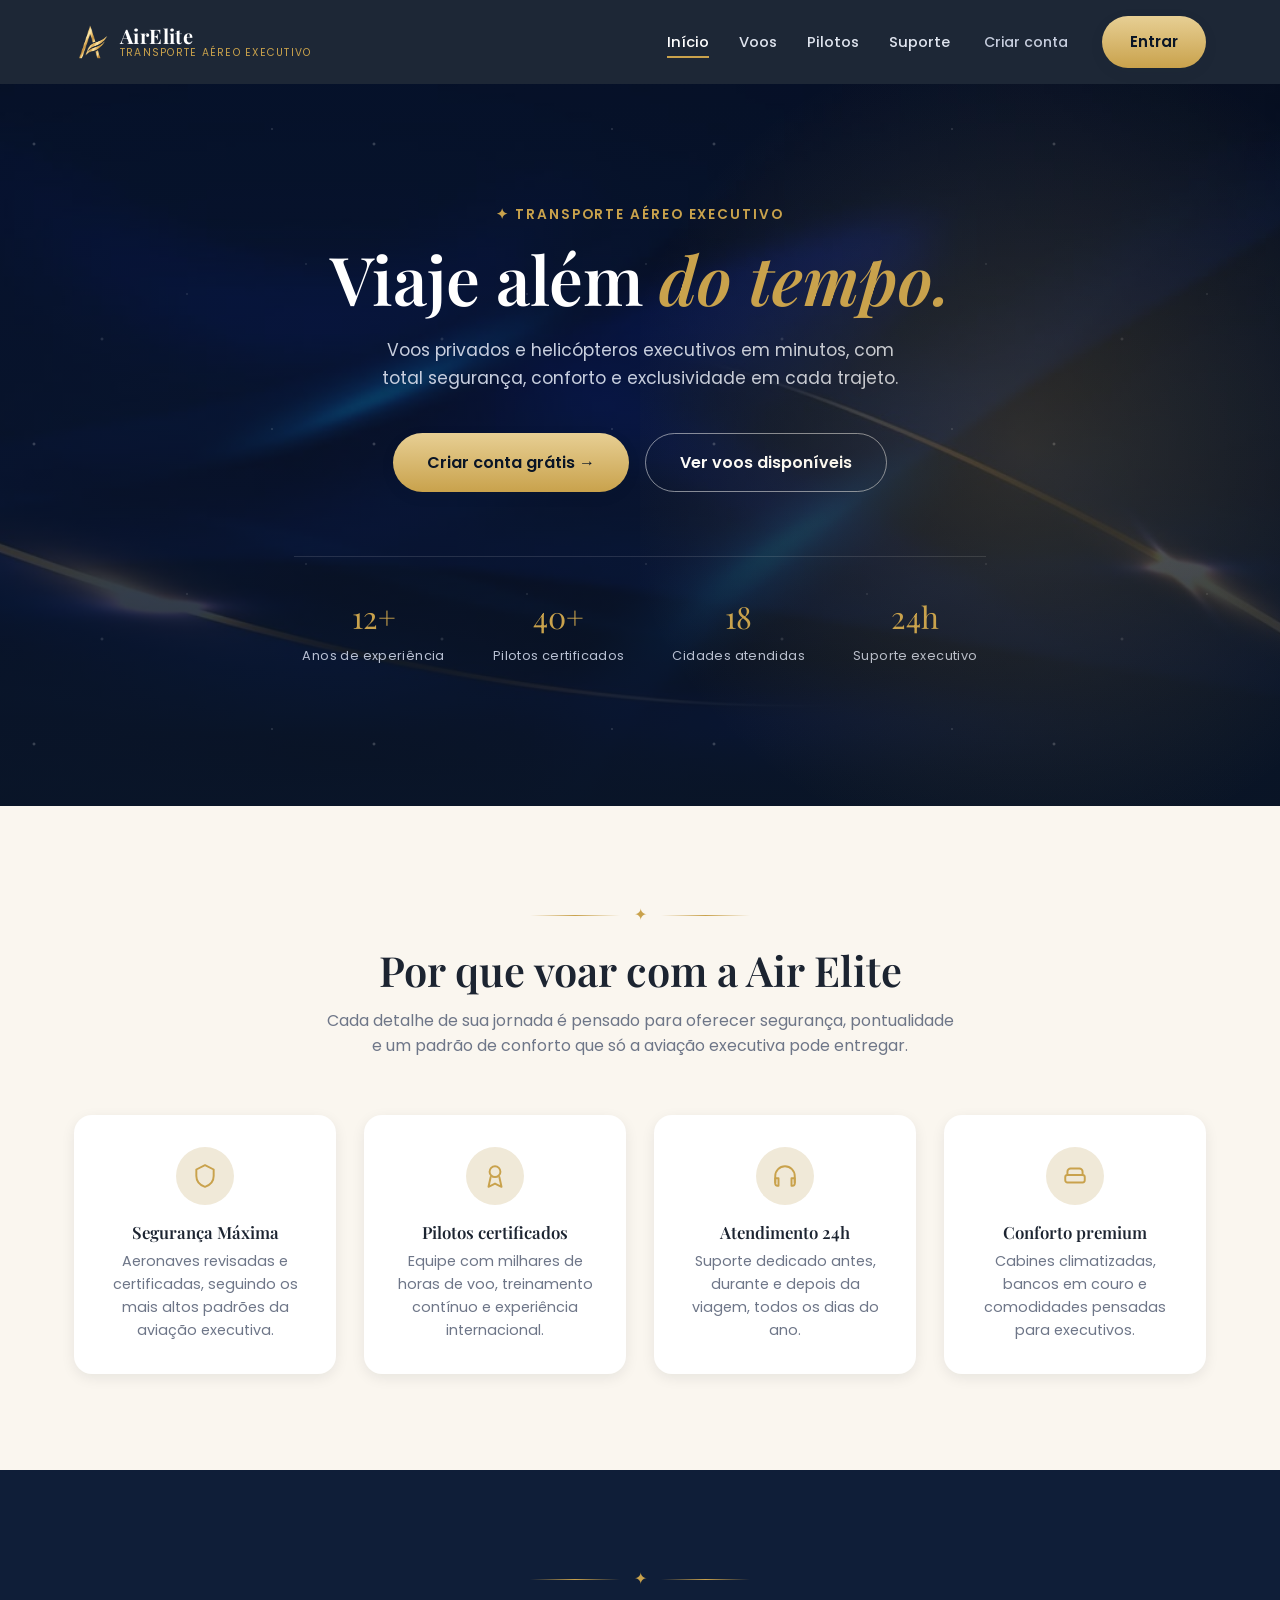
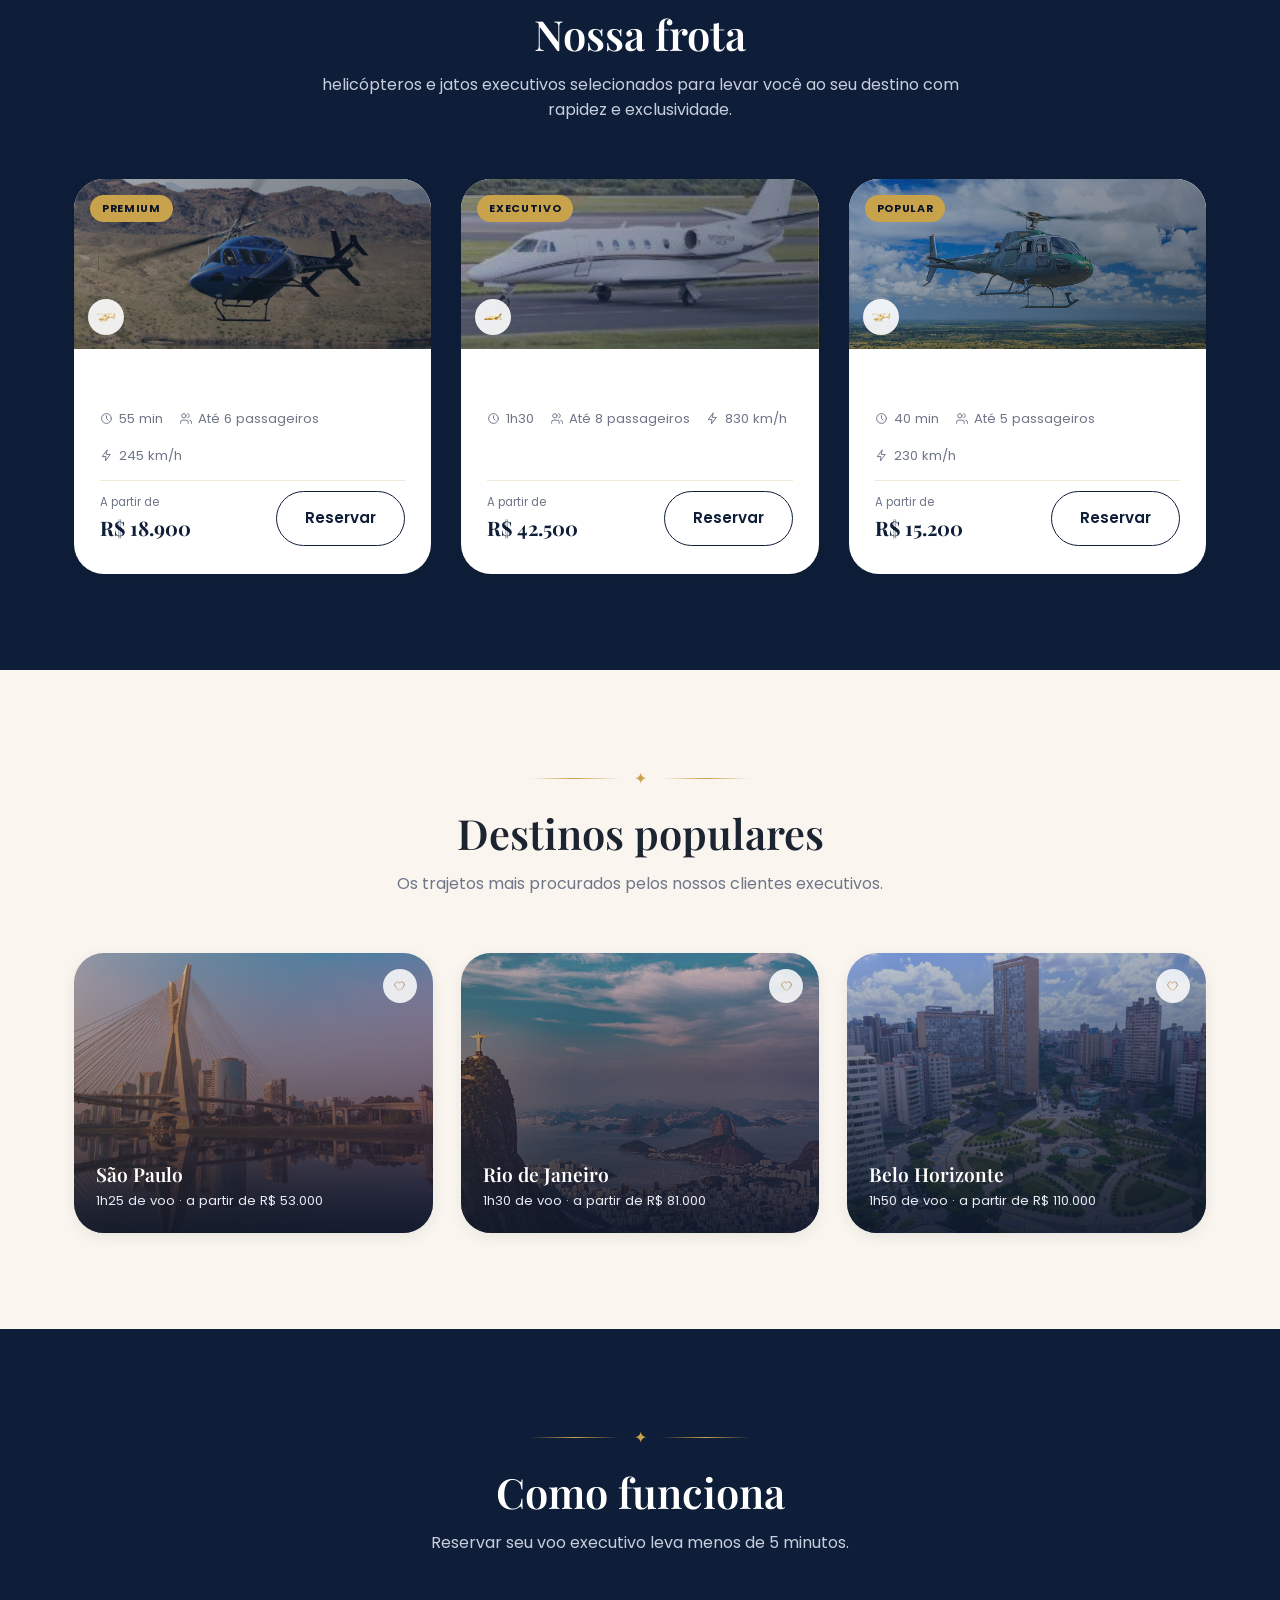
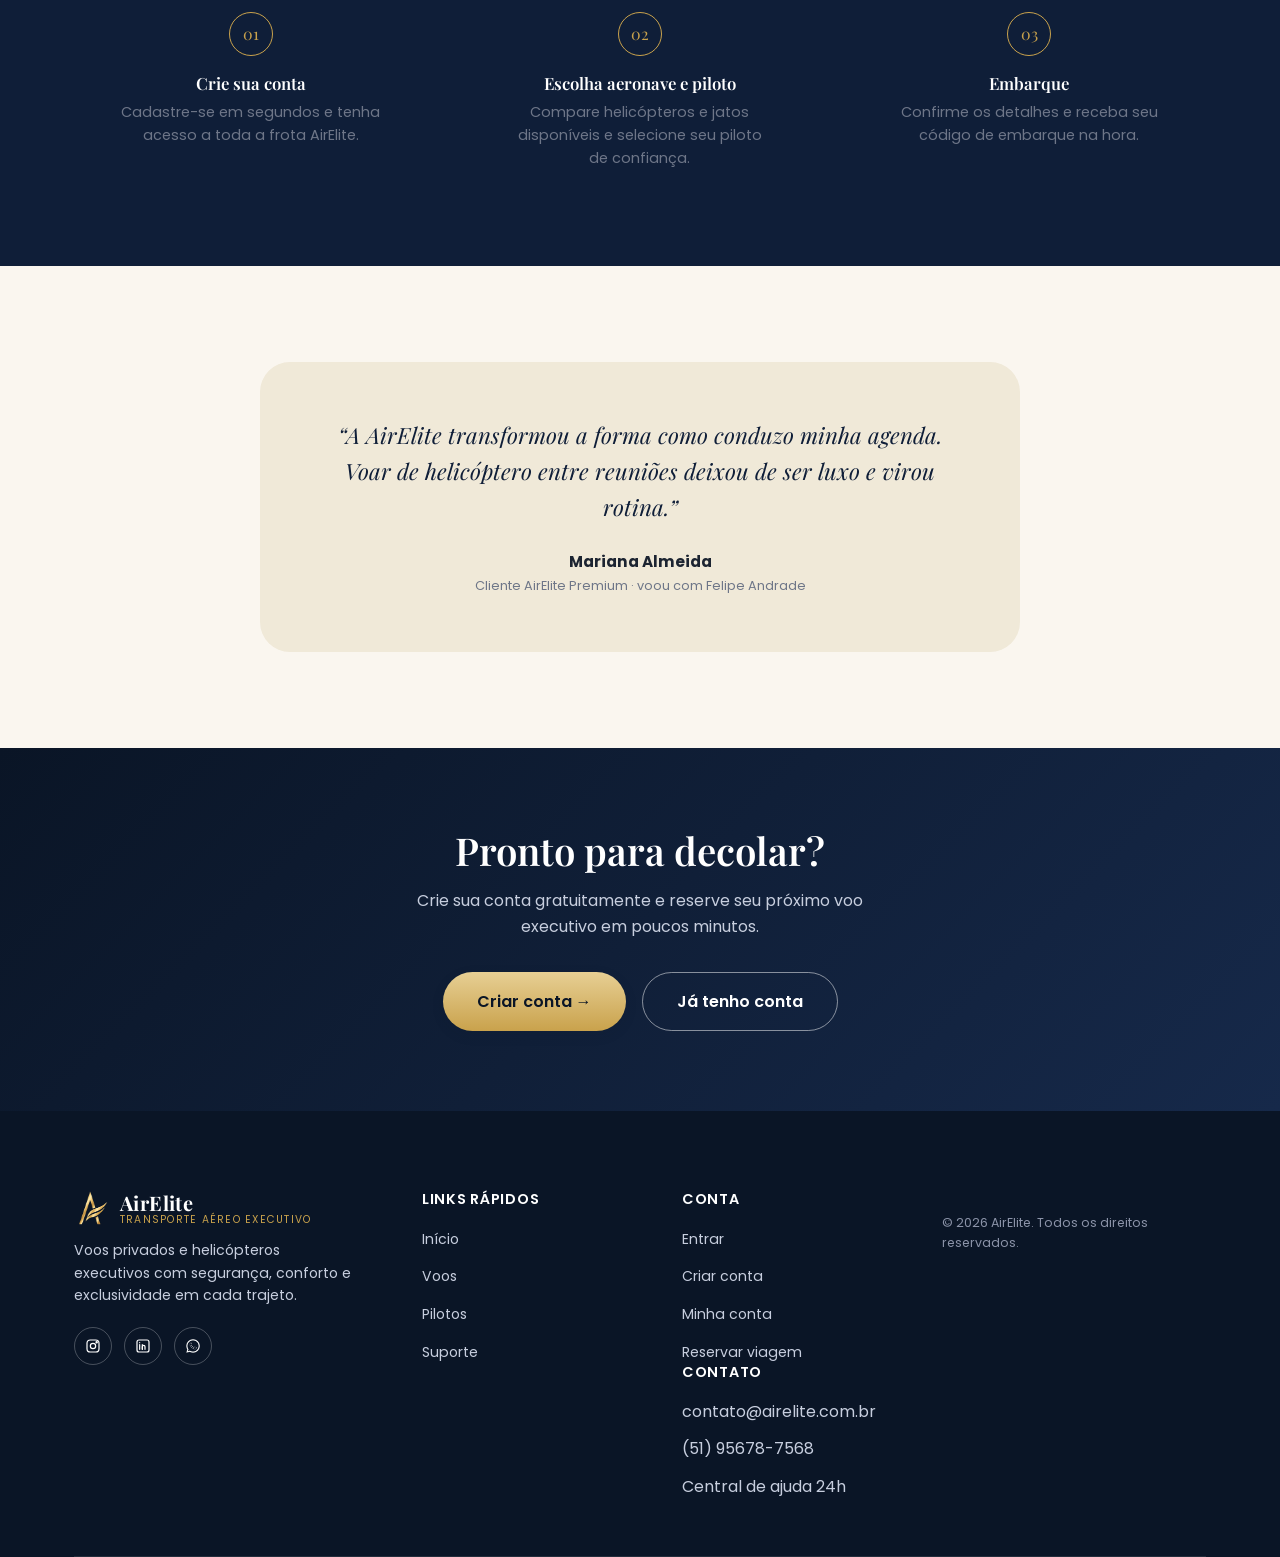
<file: index.html>
<!DOCTYPE html>
<html lang="pt-BR">
    <head>
        <meta charset="UTF-8">
        <meta name="viewport" content="width=device-width, initial-scale=1.0">
        <link rel="stylesheet" href="pasta-de-estilo/style.css">
        <title>AirElite</title>
    </head>
    <body>
        
        <header class="site-header">
            <div class="container header-inner">
                <a href="index.html" class="brand">
                    <img src="pasta-de-imagens/Logo.png" alt="logotipo AirElite">
                    <span class="brand-text"><strong>AirElite</strong><span>Transporte aéreo executivo</span></span>
                </a>
                <input type="checkbox" id="menu-toggle" class="menu-toggle">
                <label for="menu-toggle" class="menu-btn" aria-label="Abrir menu"><span></span><span></span><span></span></label>
                <nav class="nav">
                    <ul class="nav-links">
                        <li><a href="index.html" class="active">Início</a></li>
                        <li><a href="voos.html">Voos</a></li>
                        <li><a href="pilotos.html">Pilotos</a></li>
                        <li><a href="suporte.html">Suporte</a></li>
                    </ul>
                    <a href="cadastro.html" class="nav-extra">Criar conta</a>
                    <a href="login.html" class="btn btn-gold">Entrar</a>
                </nav>
            </div>
        </header>

        <main>

            <section class="hero" id="inicio">
                <div class="container hero-inner">
                    <p class="eyebrow">✦ Transporte aéreo executivo</p>
                    <h1>Viaje além <em>do tempo.</em></h1>
                    <p class="hero-sub">Voos privados e helicópteros executivos em minutos, com total segurança, conforto e exclusividade em cada trajeto.</p>
                    <div class="hero-actions">
                        <a href="cadastro.html" class="btn btn-gold btn-lg">Criar conta grátis &rarr;</a>
                        <a href="voos.html" class="btn btn-outline btn-lg">Ver voos disponíveis</a>
                    </div>
                    <div class="hero-stats">
                        <div class="stat"><span class="stat-num">12+</span><span class="stat-label">Anos de experiência</span></div>
                        <div class="stat"><span class="stat-num">40+</span><span class="stat-label">Pilotos certificados</span></div>
                        <div class="stat"><span class="stat-num">18</span><span class="stat-label">Cidades atendidas</span></div>
                        <div class="stat"><span class="stat-num">24h</span><span class="stat-label">Suporte executivo</span></div>
                    </div>
                </div>
            </section>

            <section class="section">
                <div class="container">
                    <div class="section-header">
                        <div class="divider-star"><span>✦</span></div>
                        <h2>Por que voar com a Air Elite</h2>
                        <p>Cada detalhe de sua jornada é pensado para oferecer segurança, pontualidade e um padrão de conforto que só a aviação executiva pode entregar.</p>
                    </div>
                    <div class="features-grid">
                        <div class="feature-card">
                            <div class="feature-icon"><img src="pasta-de-imagens/seguranca.svg" alt="Segurança" class="icon-img"></div>
                            <h3>Segurança Máxima</h3>
                            <p>Aeronaves revisadas e certificadas, seguindo os mais altos padrões da aviação executiva.</p>
                        </div>
                        <div class="feature-card">
                            <div class="feature-icon"><img src="pasta-de-imagens/piloto-certificado.svg" alt="Piloto certificado" class="icon-img"></div>
                            <h3>Pilotos certificados</h3>
                            <p>Equipe com milhares de horas de voo, treinamento contínuo e experiência internacional.</p>
                        </div>
                        <div class="feature-card">
                            <div class="feature-icon"><img src="pasta-de-imagens/suporte.svg" alt="Suporte" class="icon-img"></div>
                            <h3>Atendimento 24h</h3>
                            <p>Suporte dedicado antes, durante e depois da viagem, todos os dias do ano.</p>
                        </div>
                        <div class="feature-card">
                            <div class="feature-icon"><img src="pasta-de-imagens/conforto.svg" alt="Conforto" class="icon-img"></div>
                            <h3>Conforto premium</h3>
                            <p>Cabines climatizadas, bancos em couro e comodidades pensadas para executivos.</p>
                        </div>
                    </div>
                </div>
            </section>

            <section class="section section-dark" id="frota">
                <div class="container">
                    <div class="section-header">
                        <div class="divider-star"><span>✦</span></div>
                        <h2>Nossa frota</h2>
                        <p>helicópteros e jatos executivos selecionados para levar você ao seu destino com rapidez e exclusividade.</p>
                    </div>
                    <div class="fleet-grid">
                        <article class="fleet-card">
                            <div class="fleet-visual v1">
                                <span class="fleet-badge">Premium</span>
                                <img src="pasta-de-imagens/helicoptero.png" alt="Helicóptero" class="icon-img">
                            </div>
                            <div class="fleet-body">
                                <h3>Helicóptero Bell 429</h3>
                                <div class="fleet-specs"><span><img src="pasta-de-imagens/tempo.svg" alt="Tempo" class="icon-img icon-inline"> 55 min</span><span><img src="pasta-de-imagens/passageiros-mini.svg" alt="Passageiros" class="icon-img icon-inline"> Até 6 passageiros</span><span><img src="pasta-de-imagens/velocidade.svg" alt="Velocidade" class="icon-img icon-inline"> 245 km/h</span></div>
                                <div class="fleet-footer">
                                    <div class="fleet-price"><small>A partir de</small><strong>R$ 18.900</strong></div>
                                    <a href="voos.html" class="btn btn-outline-dark">Reservar</a>
                                </div>
                            </div>
                        </article>
                        <article class="fleet-card">
                            <div class="fleet-visual v2">
                                <span class="fleet-badge">Executivo</span>
                                <img src="pasta-de-imagens/jato.png" alt="Jato" class="icon-img">
                            </div>
                            <div class="fleet-body">
                                <h3>Jato Executivo Phenom</h3>
                                <div class="fleet-specs"><span><img src="pasta-de-imagens/tempo.svg" alt="Tempo" class="icon-img icon-inline"> 1h30</span><span><img src="pasta-de-imagens/passageiros-mini.svg" alt="Passageiros" class="icon-img icon-inline"> Até 8 passageiros</span><span><img src="pasta-de-imagens/velocidade.svg" alt="Velocidade" class="icon-img icon-inline"> 830 km/h</span></div>
                                <div class="fleet-footer">
                                    <div class="fleet-price"><small>A partir de</small><strong>R$ 42.500</strong></div>
                                    <a href="voos.html" class="btn btn-outline-dark">Reservar</a>
                                </div>
                            </div>
                        </article>

                        <article class="fleet-card">
                            <div class="fleet-visual v3">
                                <span class="fleet-badge">Popular</span>
                                <img src="pasta-de-imagens/helicoptero.png" alt="Helicóptero" class="icon-img">
                            </div>
                            <div class="fleet-body">
                                <h3>Airbus H125 Esquilo</h3>
                                    <div class="fleet-specs"><span><img src="pasta-de-imagens/tempo.svg" alt="Tempo" class="icon-img icon-inline"> 40 min</span><span><img src="pasta-de-imagens/passageiros-mini.svg" alt="Passageiros" class="icon-img icon-inline"> Até 5 passageiros</span><span><img src="pasta-de-imagens/velocidade.svg" alt="Velocidade" class="icon-img icon-inline"> 230 km/h</span></div>
                                <div class="fleet-footer">
                                    <div class="fleet-price"><small>A partir de</small><strong>R$ 15.200</strong></div>
                                    <a href="voos.html" class="btn btn-outline-dark">Reservar</a>
                                </div>
                            </div>
                        </article>
                    </div>
                </div>
            </section>

            <section class="section" id="destinos">
                <div class="container">
                     <div class="section-header">
                         <div class="divider-star"><span>✦</span></div>
                         <h2>Destinos populares</h2>
                        <p>Os trajetos mais procurados pelos nossos clientes executivos.</p>
                     </div>
                     <div class="destinos-grid">
                         <article class="destino-card d1">
                         <div class="destino-heart" aria-hidden="true"><img src="pasta-de-imagens/coração.png" alt="Favorito" class="icon-img"></div>
                         <div class="destino-info"><h3>São Paulo</h3><p>1h25 de voo · a partir de R$ 53.000</p></div>
                    </article>
                    <article class="destino-card d2">
                        <div class="destino-heart" aria-hidden="true"><img src="pasta-de-imagens/coração.png" alt="Favorito" class="icon-img"></div>
                        <div class="destino-info"><h3>Rio de Janeiro</h3><p>1h30 de voo · a partir de R$ 81.000</p></div>
                    </article>
                    <article class="destino-card d3">
                        <div class="destino-heart" aria-hidden="true"><img src="pasta-de-imagens/coração.png" alt="Favorito" class="icon-img"></div>
                        <div class="destino-info"><h3>Belo Horizonte</h3><p>1h50 de voo · a partir de R$ 110.000</p></div>
                    </article>
                </div>
            </div>
        </section>

        <section class="section section-dark">
            <div class="container">
                <div class="section-header">
                    <div class="divider-star"><span>✦</span></div>
                    <h2>Como funciona</h2>
                    <p>Reservar seu voo executivo leva menos de 5 minutos.</p>
                </div>
                <div class="steps">
                    <div class="step">
                        <div class="step-num">01</div>
                         <h3>Crie sua conta</h3>
                            <p>Cadastre-se em segundos e tenha acesso a toda a frota AirElite.</p>
                        </div>
                        <div class="step">
                            <div class="step-num">02</div>
                            <h3>Escolha aeronave e piloto</h3>
                            <p>Compare helicópteros e jatos disponíveis e selecione seu piloto de confiança.</p>
                        </div>
                        <div class="step">
                            <div class="step-num">03</div>
                            <h3>Embarque</h3>
                            <p>Confirme os detalhes e receba seu código de embarque na hora.</p>
                        </div>
                    </div>
                </div>
            </section>

            <section class="section">
                <div class="container">
                    <blockquote class="testimonial">
                        <p>“A AirElite transformou a forma como conduzo minha agenda. Voar de helicóptero entre reuniões deixou de ser luxo e virou rotina.”</p>
                        <div class="testimonial-author">
                            <strong>Mariana Almeida</strong>
                            <span>Cliente AirElite Premium · voou com Felipe Andrade</span>
                        </div>
                    </blockquote>
                </div>
            </section>

            <section class="cta-band">
                <h2>Pronto para decolar?</h2>
                <p>Crie sua conta gratuitamente e reserve seu próximo voo executivo em poucos minutos.</p>
                <div class="hero-actions">
                    <a href="cadastro.html" class="btn btn-gold btn-lg">Criar conta →</a>
                    <a href="login.html" class="btn btn-outline btn-lg">Já tenho conta</a>
                </div>
            </section>

        </main>

        <footer class="site-footer">
            <div class="container">
                <div class="footer-grid">
                    <div class="footer-brand">
                        <a href="" class="brand">
                            <img src="pasta-de-imagens/Logo.png" alt="Logotipo AirElite">
                            <span class="brand-text"><strong>AirElite</strong><span>Transporte aéreo executivo</span></span>
                        </a>
                        <p>Voos privados e helicópteros executivos com segurança, conforto e exclusividade em cada trajeto.</p>
                        <div class="social-row">
                            <a href="#" aria-label="Instagram"><img src="pasta-de-imagens/instagram.svg" alt="Instagram" class="icon-img"></a>
                            <a href="#" aria-label="Linkedin"><img src="pasta-de-imagens/linkedin.svg" alt="LinkedIn" class="icon-img"></a>
                            <a href="#" aria-label="WhatsApp"><img src="pasta-de-imagens/WhatsApp.png" alt="WhatsApp" class="icon-img"></a>
                        </div>
                    </div>
                    <nav class="footer-col">
                        <h4>Links rápidos</h4>
                        <ul>
                            <li><a href="index.html">Início</a></li>
                            <li><a href="voos.html">Voos</a></li>
                            <li><a href="pilotos.html">Pilotos</a></li>
                            <li><a href="suporte.html">Suporte</a></li>
                        </ul>
                    </nav>
                    <div class="footer-col">
                        <h4>Conta</h4>
                        <ul>
                            <li><a href="login.html">Entrar</a></li>
                            <li><a href="cadastro.html">Criar conta</a></li>
                            <li><a href="conta.html">Minha conta</a></li>
                            <li><a href="reserva.html">Reservar viagem</a></li>
                        </ul>
                    <nav>
                    <div class="footer-col">
                        <h4>Contato</h4>
                        <ul>
                            <li>contato@airelite.com.br</li>
                            <li>(51) 95678-7568</li>
                            <li>Central de ajuda 24h</li>
                        </ul>
                    </div>
                </div>
                <div class="footer-bottom">
                    <span>© 2026 AirElite. Todos os direitos reservados.</span>
                </div>
            </div>
        </footer>

    </body>
</html>
</file>
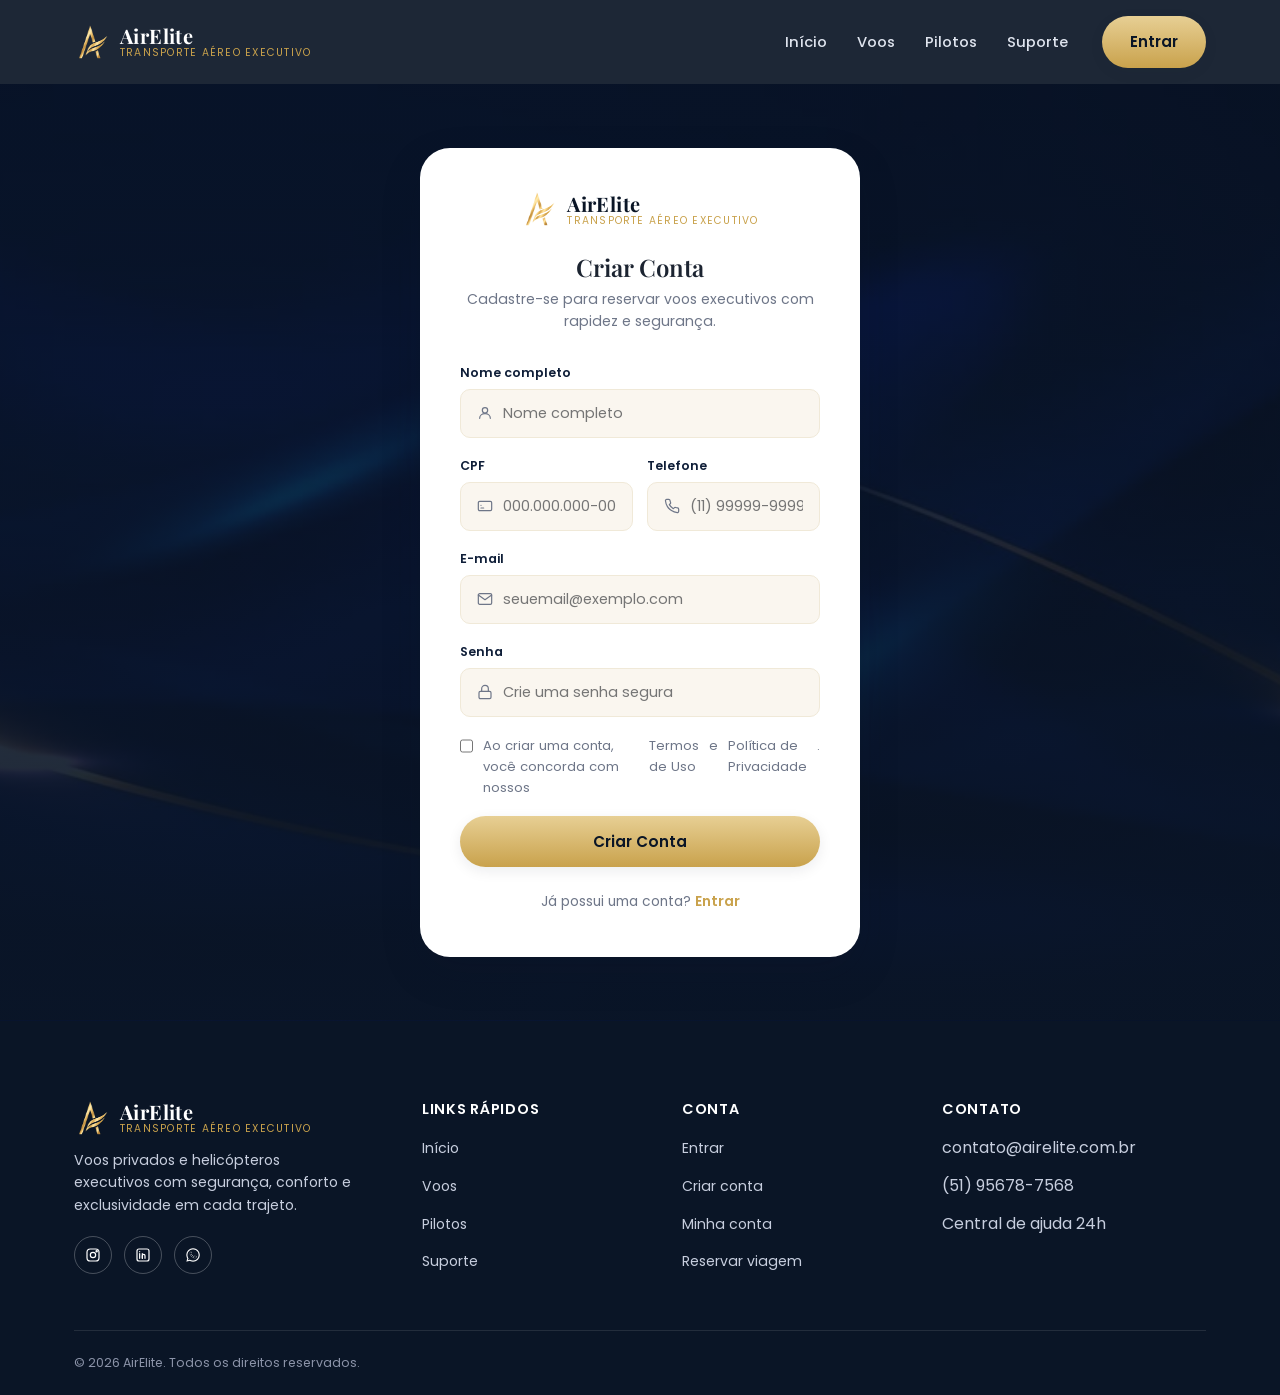
<file: cadastro.html>
<!DOCTYPE html>
<html lang="pt-BR">
    <head>
    <meta charset="UTF-8">
    <meta name="viewport" content="width=device-width, initial-scale=1.0">
    <link rel="stylesheet" href="pasta-de-estilo/style.css">
    <title>AirElite</title>
    </head>
    <body>
    
        <header class="site-header">
            <div class="container header-inner">
                <a href="index.html" class="brand">
                    <img src="pasta-de-imagens/Logo.png" alt="Logotipo AirElite"><span class="brand-text"><strong>AirElite</strong><span>Transporte aéreo executivo</span></span>
                </a>
                <input type="checkbox" id="menu-toggle" class="menu-toggle">
                <label for="menu-toggle" class="menu-btn" aria-label="Abrir menu"><span></span><span></span><span></span></label>
                <nav class="nav">
                    <ul class="nav-links">
                        <li><a href="index.html">Início</a></li>
                        <li><a href="voos.html">Voos</a></li>
                        <li><a href="pilotos.html">Pilotos</a></li>
                        <li><a href="suporte.html">Suporte</a></li>
                    </ul>
                    <a href="login.html" class="btn btn-gold">Entrar</a>
                </nav>
            </div>
        </header>

        <main>
        <section class="auth-section">
            <div class="auth-card">
            <a href="index.html" class="brand">
                <img src="pasta-de-imagens/Logo.png" alt="Logotipo AirElite">
                <span class="brand-text"><strong>AirElite</strong><span>Transporte aéreo executivo</span></span>
            </a>

            <h1 class="auth-title">Criar Conta</h1>
            <p class="auth-sub">Cadastre-se para reservar voos executivos com rapidez e segurança.</p>

            <form>
                <div class="field">
                <label for="cad-nome">Nome completo</label>
                <div class="field-input">
                    <img src="pasta-de-imagens/pessoa.svg" alt="Pessoa" class="icon-img">
                    <input type="text" id="cad-nome" placeholder="Nome completo" required>
                </div>
                </div>

                <div class="field-row">
                <div class="field">
                    <label for="cad-cpf">CPF</label>
                    <div class="field-input">
                    <img src="pasta-de-imagens/cpf.svg" alt="CPF" class="icon-img">
                    <input type="text" id="cad-cpf" placeholder="000.000.000-00" required>
                    </div>
                </div>
                <div class="field">
                    <label for="cad-tel">Telefone</label>
                    <div class="field-input">
                    <img src="pasta-de-imagens/telefone.svg" alt="Telefone" class="icon-img">
                    <input type="tel" id="cad-tel" placeholder="(11) 99999-9999" required>
                    </div>
                </div>
                </div>

                <div class="field">
                <label for="cad-email">E-mail</label>
                <div class="field-input">
                    <img src="pasta-de-imagens/email.svg" alt="E-mail" class="icon-img">
                    <input type="email" id="cad-email" placeholder="seuemail@exemplo.com" required>
                </div>
                </div>

                <div class="field">
                <label for="cad-senha">Senha</label>
                <div class="field-input">
                    <img src="pasta-de-imagens/senha.svg" alt="Senha" class="icon-img">
                    <input type="password" id="cad-senha" placeholder="Crie uma senha segura" required>
                </div>
                </div>

                <label class="check-row">
                <input type="checkbox" required>
                Ao criar uma conta, você concorda com nossos <a href="#" ">Termos de Uso</a> e <a href="#"">Política de Privacidade</a>.
                </label>

                <button type="submit" class="btn btn-gold btn-block">Criar Conta</button>
            </form>

            <p class="auth-switch">Já possui uma conta? <a href="login.html">Entrar</a></p>
            </div>
        </section>
        </main>

        <footer class="site-footer">
        <div class="container">
            <div class="footer-grid">
            <div class="footer-brand">
                <a href="index.html" class="brand">
                <img src="pasta-de-imagens/Logo.png" alt="Logotipo AirElite">
                <span class="brand-text"><strong>AirElite</strong><span>Transporte aéreo executivo</span></span>
                </a>
                <p>Voos privados e helicópteros executivos com segurança, conforto e exclusividade em cada trajeto.</p>
                <div class="social-row">
                <a href="#" aria-label="Instagram"><img src="pasta-de-imagens/instagram.svg" alt="Instagram" class="icon-img"></a>
                <a href="#" aria-label="LinkedIn"><img src="pasta-de-imagens/linkedin.svg" alt="LinkedIn" class="icon-img"></a>
                <a href="#" aria-label="WhatsApp"><img src="pasta-de-imagens/WhatsApp.png" alt="WhatsApp" class="icon-img"></a>
                </div>
            </div>
            <nav class="footer-col">
                <h4>Links rápidos</h4>
                <ul>
                <li><a href="index.html">Início</a></li>
                <li><a href="voos.html">Voos</a></li>
                <li><a href="pilotos.html">Pilotos</a></li>
                <li><a href="suporte.html">Suporte</a></li>
                </ul>
            </nav>
            <nav class="footer-col">
                <h4>Conta</h4>
                <ul>
                <li><a href="login.html">Entrar</a></li>
                <li><a href="cadastro.html">Criar conta</a></li>
                <li><a href="conta.html">Minha conta</a></li>
                <li><a href="reserva.html">Reservar viagem</a></li>
                </ul>
            </nav>
            <div class="footer-col">
                <h4>Contato</h4>
                <ul>
                <li>contato@airelite.com.br</li>
                <li>(51) 95678-7568</li>
                <li>Central de ajuda 24h</li>
                </ul>
            </div>
            </div>
            <div class="footer-bottom">
            <span>© 2026 AirElite. Todos os direitos reservados.</span>
            </div>
        </div>
        </footer>

    </body>
</html>
</file>
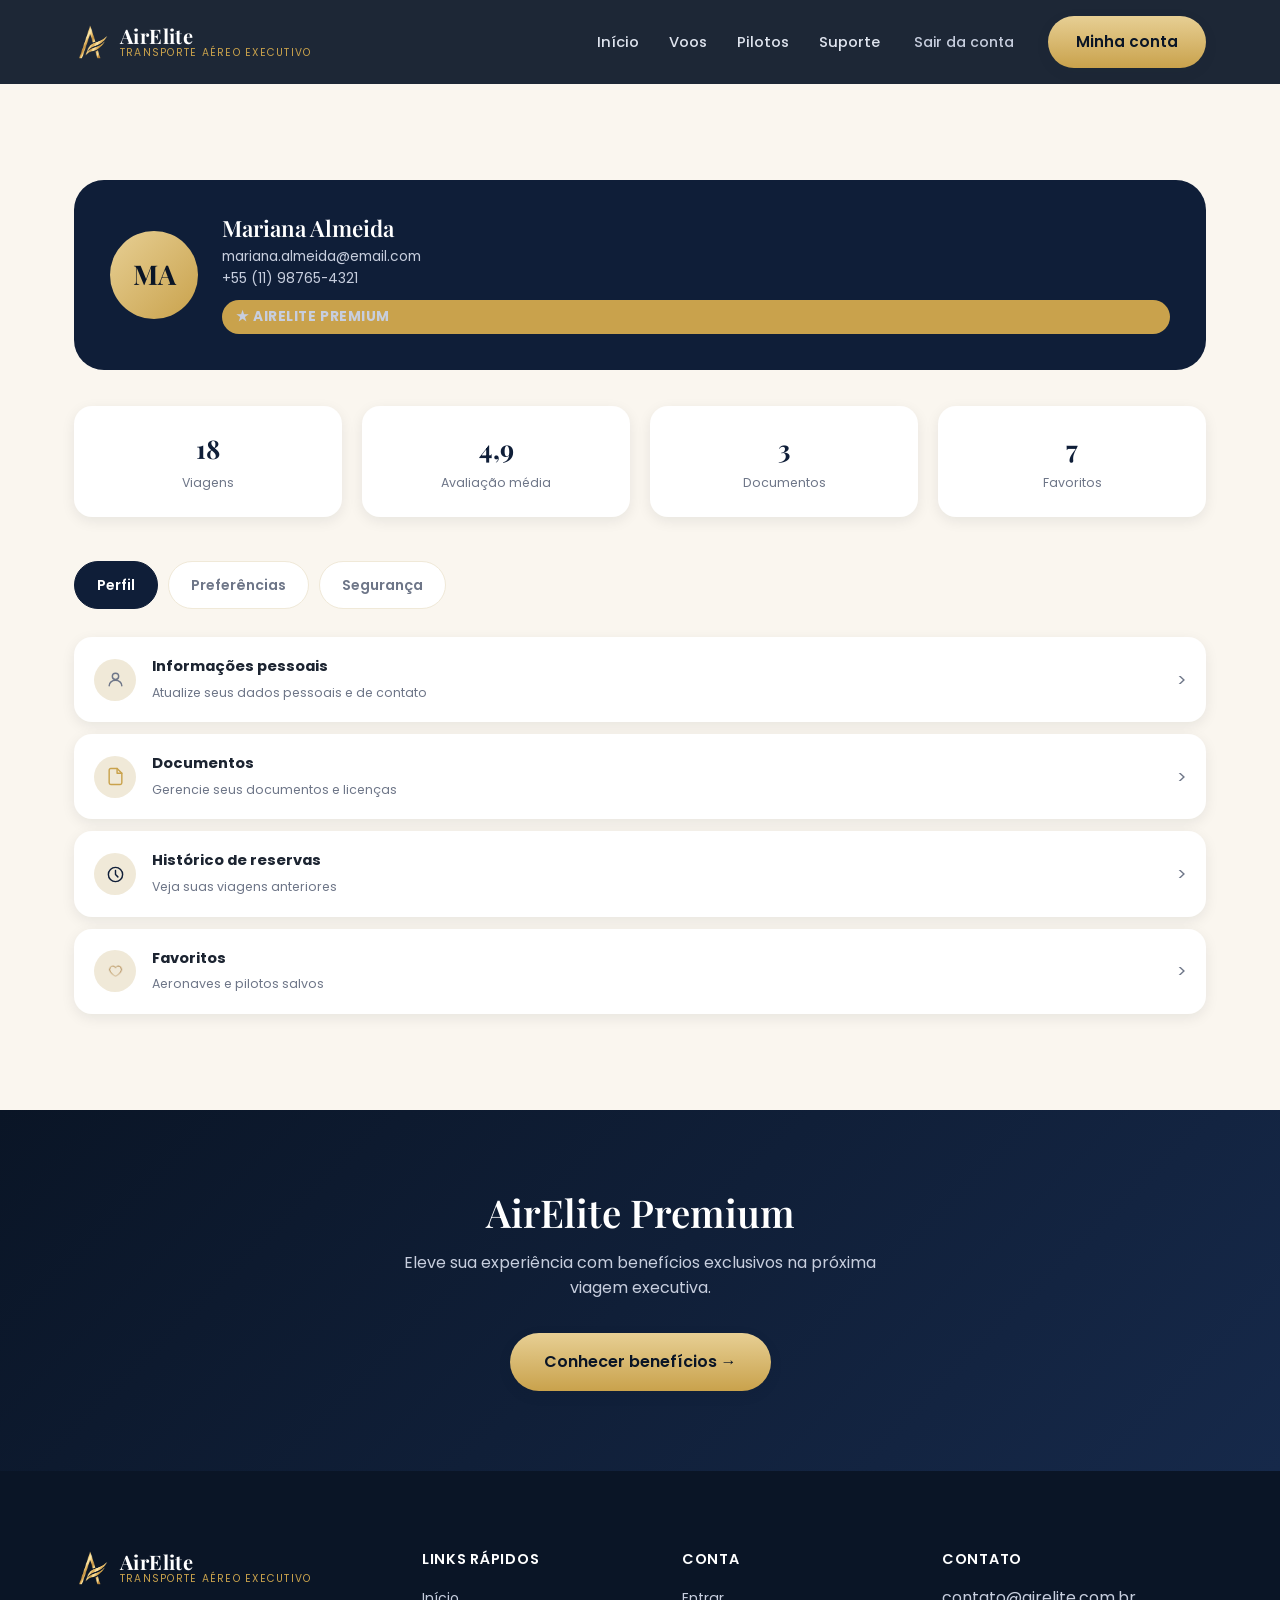
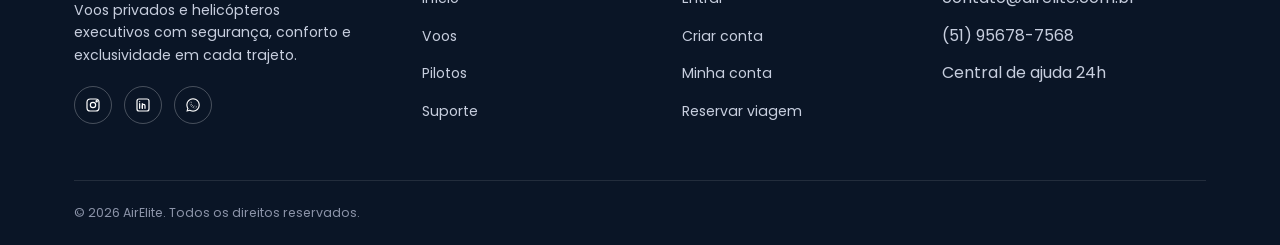
<file: conta.html>
<!DOCTYPE html>
<html lang="pt-BR">
    <head>
    <meta charset="UTF-8">
    <meta name="viewport" content="width=device-width, initial-scale=1.0">
    <link rel="stylesheet" href="pasta-de-estilo/style.css">
    <title>AirElite</title>
        </head>
        <body>

        
        <header class="site-header">
        <div class="container header-inner">
            <a href="index.html" class="brand">
            <img src="pasta-de-imagens/Logo.png" alt="Logotipo AirElite">
            <span class="brand-text"><strong>AirElite</strong><span>Transporte aéreo executivo</span></span>
            </a>
            <input type="checkbox" id="menu-toggle" class="menu-toggle">
            <label for="menu-toggle" class="menu-btn" aria-label="Abrir menu"><span></span><span></span><span></span></label>
            <nav class="nav">
            <ul class="nav-links">
                <li><a href="index.html">Início</a></li>
                <li><a href="voos.html">Voos</a></li>
                <li><a href="pilotos.html">Pilotos</a></li>
                <li><a href="suporte.html">Suporte</a></li>
            </ul>
            <a href="index.html" class="nav-extra">Sair da conta</a>
            <a href="conta.html" class="btn btn-gold">Minha conta</a>
            </nav>
        </div>
        </header>

        <main>
        <section class="section">
            <div class="container">

            <div class="account-header">
                <div class="account-avatar">MA</div>
                <div class="account-info">
                <h2>Mariana Almeida</h2>
                <span>mariana.almeida@email.com</span>
                <span>+55 (11) 98765-4321</span>
                <span class="account-badge">★ AirElite Premium</span>
                </div>
            </div>

            <div class="stats-band">
                <div class="stat-card"><strong>18</strong><span>Viagens</span></div>
                <div class="stat-card"><strong>4,9</strong><span>Avaliação média</span></div>
                <div class="stat-card"><strong>3</strong><span>Documentos</span></div>
                <div class="stat-card"><strong>7</strong><span>Favoritos</span></div>
            </div>

            <input type="radio" name="conta-tab" id="tab-perfil" class="tab-input" checked>
            <input type="radio" name="conta-tab" id="tab-preferencias" class="tab-input">
            <input type="radio" name="conta-tab" id="tab-seguranca" class="tab-input">

            <div class="tabs">
                <label for="tab-perfil" class="tab-label">Perfil</label>
                <label for="tab-preferencias" class="tab-label">Preferências</label>
                <label for="tab-seguranca" class="tab-label">Segurança</label>
            </div>

            <div class="tab-panel panel-perfil">
                <div class="settings-list">
                <div class="settings-item">
                    <div class="settings-icon"><img src="pasta-de-imagens/pessoa.svg" alt="Pessoa" class="icon-img"></div>
                    <div class="settings-text"><strong>Informações pessoais</strong><span>Atualize seus dados pessoais e de contato</span></div>
                    <span class="chevron">></span>
                </div>
                <div class="settings-item">
                    <div class="settings-icon"><img src="pasta-de-imagens/documento.svg" alt="Documento" class="icon-img"></div>
                    <div class="settings-text"><strong>Documentos</strong><span>Gerencie seus documentos e licenças</span></div>
                    <span class="chevron">></span>
                </div>
                <div class="settings-item">
                    <div class="settings-icon"><img src="pasta-de-imagens/relogio.svg" alt="Horário" class="icon-img"></div>
                    <div class="settings-text"><strong>Histórico de reservas</strong><span>Veja suas viagens anteriores</span></div>
                    <span class="chevron">></span>
                </div>
                <div class="settings-item">
                    <div class="settings-icon"><img src="pasta-de-imagens/coração.png" alt="Favorito" class="icon-img"></div>
                    <div class="settings-text"><strong>Favoritos</strong><span>Aeronaves e pilotos salvos</span></div>
                    <span class="chevron">></span>
                </div>
                </div>
            </div>

            <div class="tab-panel panel-preferencias">
                <div class="settings-list">
                <div class="settings-item">
                    <div class="settings-icon"><img src="pasta-de-imagens/suporte.svg" alt="Suporte" class="icon-img"></div>
                    <div class="settings-text"><strong>Notificações</strong><span>Gerencie seus alertas e lembretes</span></div>
                    <span class="chevron">></span>
                </div>
                <div class="settings-item">
                    <div class="settings-icon"><img src="pasta-de-imagens/idioma.svg" alt="Idioma" class="icon-img"></div>
                    <div class="settings-text"><strong>Idioma e região</strong><span>Português (Brasil) · BRL · Km</span></div>
                    <span class="chevron">></span>
                </div>
                <div class="settings-item">
                    <div class="settings-icon"><img src="pasta-de-imagens/helicoptero.png" alt="Helicóptero" class="icon-img"></div>
                    <div class="settings-text"><strong>Preferências de viagem</strong><span>Bagagem, alimentação e embarque</span></div>
                    <span class="chevron">></span>
                </div>
                </div>
            </div>

            <div class="tab-panel panel-seguranca">
                <div class="settings-list">
                <div class="settings-item">
                    <div class="settings-icon"><img src="pasta-de-imagens/senha.svg" alt="Senha" class="icon-img"></div>
                    <div class="settings-text"><strong>Senha e autenticação</strong><span>Altere sua senha e ative a biometria</span></div>
                    <span class="chevron"></span>
                </div>
                <div class="settings-item">
                    <div class="settings-icon"><img src="pasta-de-imagens/seguranca.svg" alt="Segurança" class="icon-img"></div>
                    <div class="settings-text"><strong>Privacidade</strong><span>Gerencie seus dados e permissões</span></div>
                    <span class="chevron">></span>
                </div>
                <div class="settings-item">
                    <div class="settings-icon"><img src="pasta-de-imagens/relogio.svg" alt="Horário" class="icon-img"></div>
                    <div class="settings-text"><strong>Sessões ativas</strong><span>Veja onde sua conta está conectada</span></div>
                    <span class="chevron">></span>
                </div>
                </div>
            </div>

            </div>
        </section>

        <section class="cta-band">
            <h2>AirElite Premium</h2>
            <p>Eleve sua experiência com benefícios exclusivos na próxima viagem executiva.</p>
            <a href="voos.html" class="btn btn-gold btn-lg">Conhecer benefícios →</a>
        </section>

        </main>

        <footer class="site-footer">
        <div class="container">
            <div class="footer-grid">
            <div class="footer-brand">
                <a href="index.html" class="brand">
                <img src="pasta-de-imagens/Logo.png" alt="Logotipo AirElite">
                <span class="brand-text"><strong>AirElite</strong><span>Transporte aéreo executivo</span></span>
                </a>
                <p>Voos privados e helicópteros executivos com segurança, conforto e exclusividade em cada trajeto.</p>
                <div class="social-row">
                <a href="#" aria-label="Instagram"><img src="pasta-de-imagens/instagram.svg" alt="Instagram" class="icon-img"></a>
                <a href="#" aria-label="LinkedIn"><img src="pasta-de-imagens/linkedin.svg" alt="LinkedIn" class="icon-img"></a>
                <a href="#" aria-label="WhatsApp"><img src="pasta-de-imagens/WhatsApp.png" alt="WhatsApp" class="icon-img"></a>
                </div>
            </div>
            <nav class="footer-col">
                <h4>Links rápidos</h4>
                <ul>
                <li><a href="index.html">Início</a></li>
                <li><a href="voos.html">Voos</a></li>
                <li><a href="pilotos.html">Pilotos</a></li>
                <li><a href="suporte.html">Suporte</a></li>
                </ul>
            </nav>
            <nav class="footer-col">
                <h4>Conta</h4>
                <ul>
                <li><a href="login.html">Entrar</a></li>
                <li><a href="cadastro.html">Criar conta</a></li>
                <li><a href="conta.html">Minha conta</a></li>
                <li><a href="reserva.html">Reservar viagem</a></li>
                </ul>
            </nav>
            <div class="footer-col">
                <h4>Contato</h4>
                <ul>
                <li>contato@airelite.com.br</li>
                <li>(51) 95678-7568</li>
                <li>Central de ajuda 24h</li>
                </ul>
            </div>
            </div>
            <div class="footer-bottom">
            <span>© 2026 AirElite. Todos os direitos reservados.</span>
            </div>
        </div>
        </footer>
        
    </body>
</html>
</file>
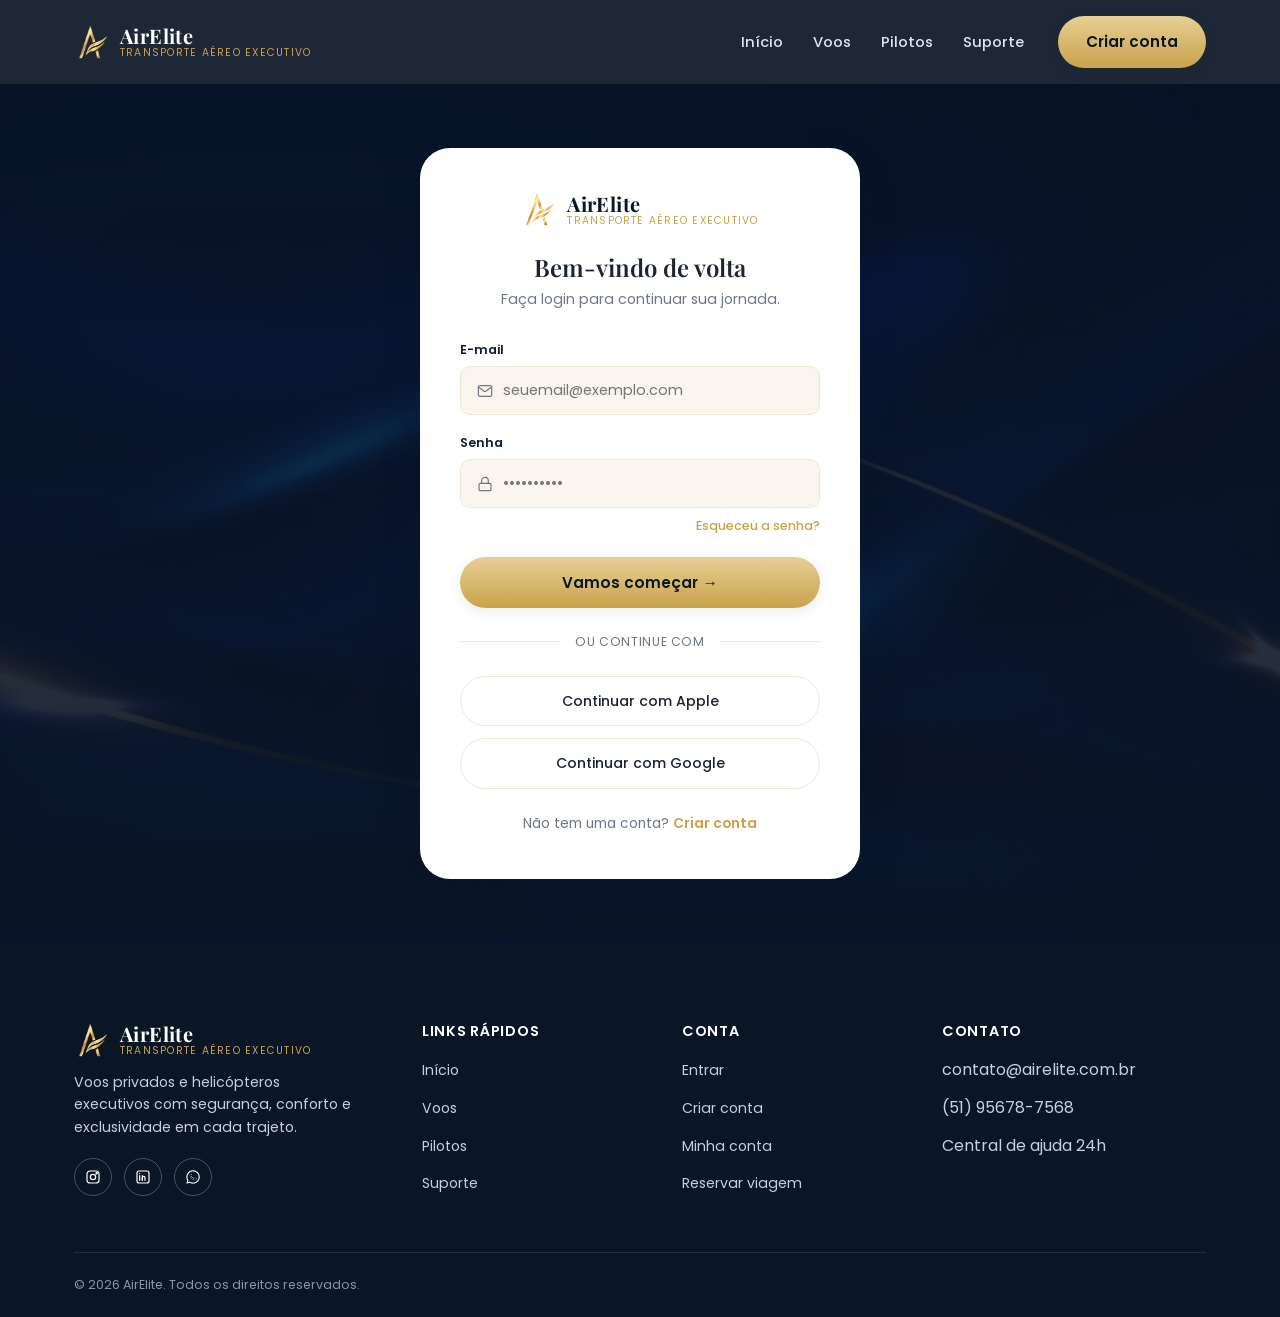
<file: login.html>
<!DOCTYPE html>
<html lang="pt-BR">
    <head>
    <meta charset="UTF-8">
    <meta name="viewport" content="width=device-width, initial-scale=1.0">
    <link rel="stylesheet" href="pasta-de-estilo/style.css">
    <title>AirElite</title>
    </head>
    <body>

        <header class="site-header">
        <div class="container header-inner">
            <a href="index.html" class="brand">
            <img src="pasta-de-imagens/Logo.png" alt="Logotipo AirElite">
            <span class="brand-text"><strong>AirElite</strong><span>Transporte aéreo executivo</span></span>
            </a>
            <input type="checkbox" id="menu-toggle" class="menu-toggle">
            <label for="menu-toggle" class="menu-btn" aria-label="Abrir menu"><span></span><span></span><span></span></label>
            <nav class="nav">
            <ul class="nav-links">
                <li><a href="index.html">Início</a></li>
                <li><a href="voos.html">Voos</a></li>
                <li><a href="pilotos.html">Pilotos</a></li>
                <li><a href="suporte.html">Suporte</a></li>
            </ul>
            <a href="cadastro.html" class="btn btn-gold">Criar conta</a>
            </nav>
        </div>
        </header>

        <main>
        <section class="auth-section">
            <div class="auth-card">
            <a href="index.html" class="brand">
                <img src="pasta-de-imagens/Logo.png" alt="Logotipo AirElite">
                <span class="brand-text"><strong>AirElite</strong><span>Transporte aéreo executivo</span></span>
            </a>

            <h1 class="auth-title">Bem-vindo de volta</h1>
            <p class="auth-sub">Faça login para continuar sua jornada.</p>

            <form>
                <div class="field">
                <label for="login-email">E-mail</label>
                <div class="field-input">
                    <img src="pasta-de-imagens/email.svg" alt="E-mail" class="icon-img">
                    <input type="email" id="login-email" placeholder="seuemail@exemplo.com" required>
                </div>
                </div>

                <div class="field">
                <label for="login-senha">Senha</label>
                <div class="field-input">
                    <img src="pasta-de-imagens/senha.svg" alt="Senha" class="icon-img">
                    <input type="password" id="login-senha" placeholder="••••••••••" required>
                </div>
                </div>

                <div class="form-meta"><a href="#">Esqueceu a senha?</a></div>

                <button type="submit" class="btn btn-gold btn-block">Vamos começar →</button>
            </form>

            <div class="auth-divider">ou continue com</div>

            <a href="#" class="social-btn">
                
                Continuar com Apple
            </a>
            <a href="#" class="social-btn">
                
                Continuar com Google
            </a>

            <p class="auth-switch">Não tem uma conta? <a href="cadastro.html">Criar conta</a></p>
            </div>
        </section>
        </main>

        <footer class="site-footer">
        <div class="container">
            <div class="footer-grid">
            <div class="footer-brand">
                <a href="index.html" class="brand">
                <img src="pasta-de-imagens/Logo.png" alt="Logotipo AirElite">
                <span class="brand-text"><strong>AirElite</strong><span>Transporte aéreo executivo</span></span>
                </a>
                <p>Voos privados e helicópteros executivos com segurança, conforto e exclusividade em cada trajeto.</p>
                <div class="social-row">
                <a href="#" aria-label="Instagram"><img src="pasta-de-imagens/instagram.svg" alt="Instagram" class="icon-img"></a>
                <a href="#" aria-label="LinkedIn"><img src="pasta-de-imagens/linkedin.svg" alt="LinkedIn" class="icon-img"></a>
                <a href="#" aria-label="WhatsApp"><img src="pasta-de-imagens/WhatsApp.png" alt="WhatsApp" class="icon-img"></a>
                </div>
            </div>
            <nav class="footer-col">
                <h4>Links rápidos</h4>
                <ul>
                <li><a href="index.html">Início</a></li>
                <li><a href="voos.html">Voos</a></li>
                <li><a href="pilotos.html">Pilotos</a></li>
                <li><a href="suporte.html">Suporte</a></li>
                </ul>
            </nav>
            <nav class="footer-col">
                <h4>Conta</h4>
                <ul>
                <li><a href="login.html">Entrar</a></li>
                <li><a href="cadastro.html">Criar conta</a></li>
                <li><a href="conta.html">Minha conta</a></li>
                <li><a href="reserva.html">Reservar viagem</a></li>
                </ul>
            </nav>
            <div class="footer-col">
                <h4>Contato</h4>
                <ul>
                <li>contato@airelite.com.br</li>
                <li>(51) 95678-7568</li>
                <li>Central de ajuda 24h</li>
                </ul>
            </div>
            </div>
            <div class="footer-bottom">
            <span>© 2026 AirElite. Todos os direitos reservados.</span>
            </div>
        </div>
        </footer>

    </body>
</html>
</file>
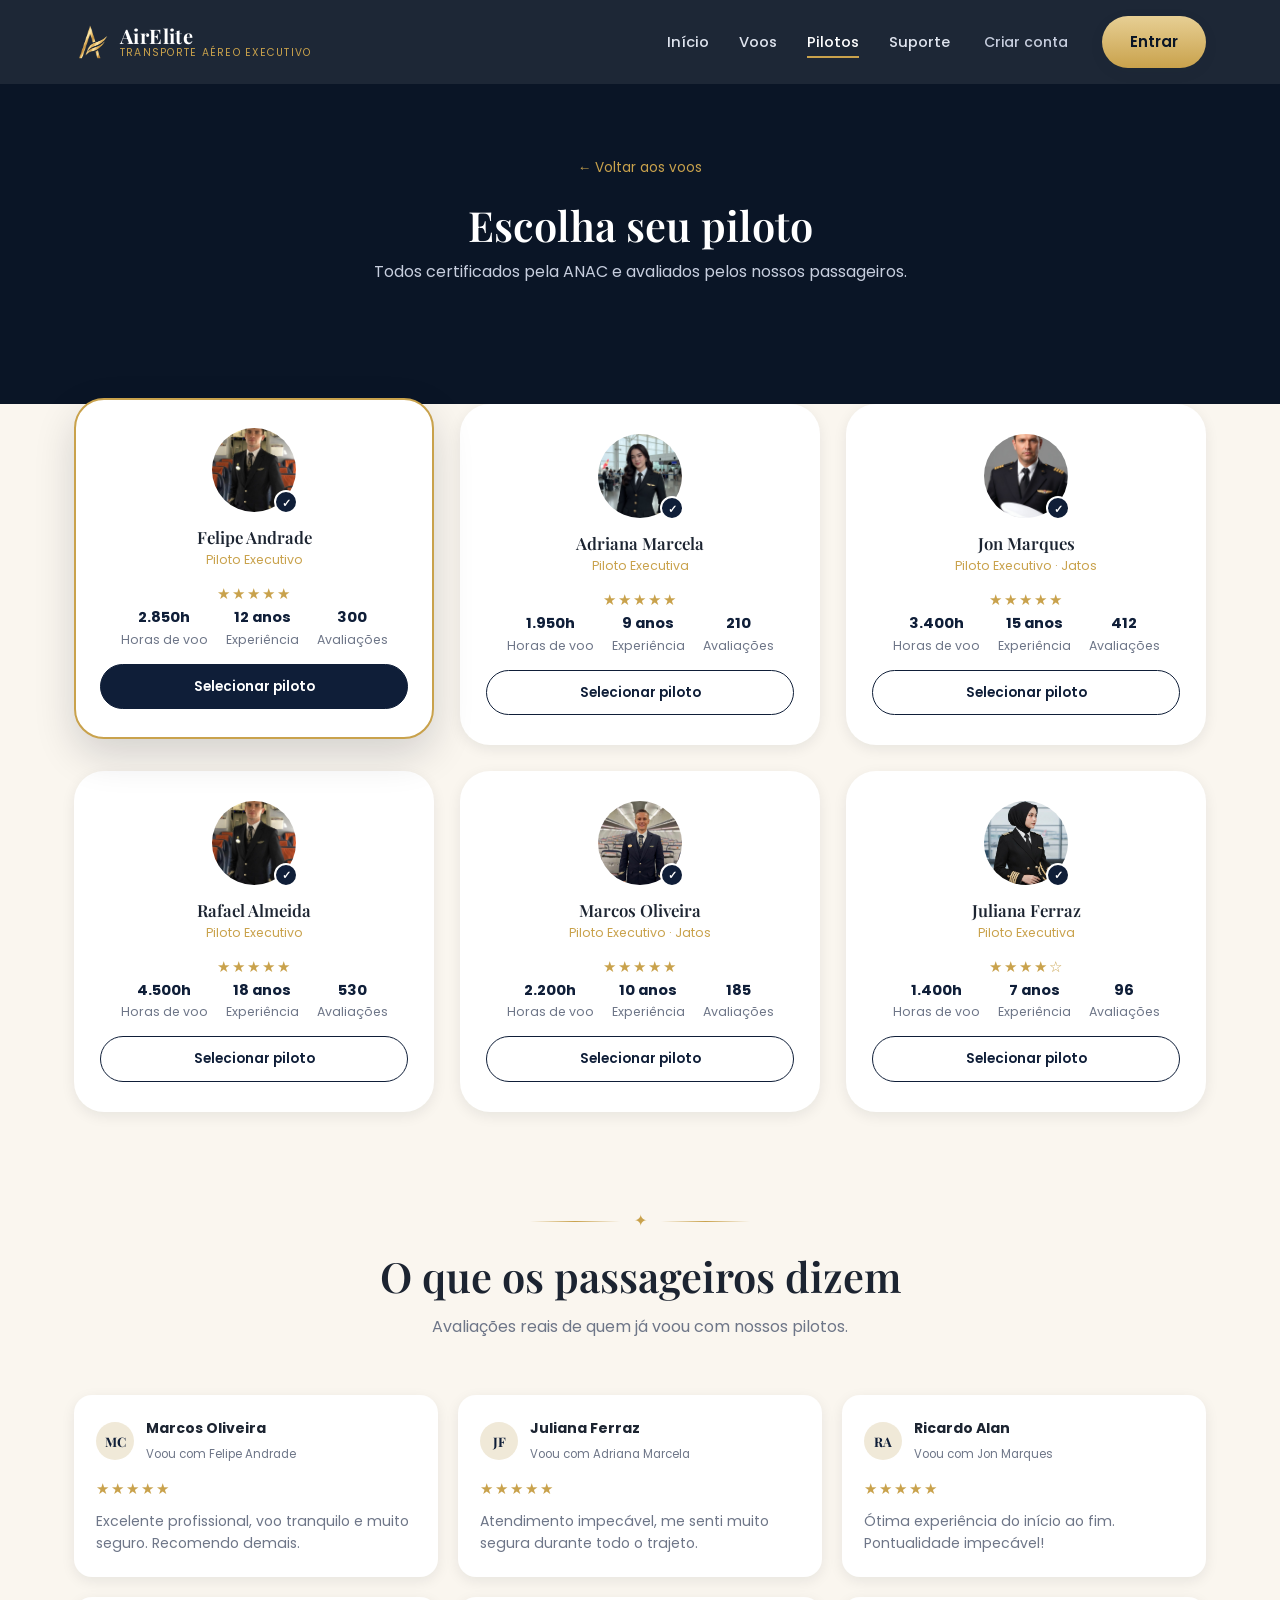
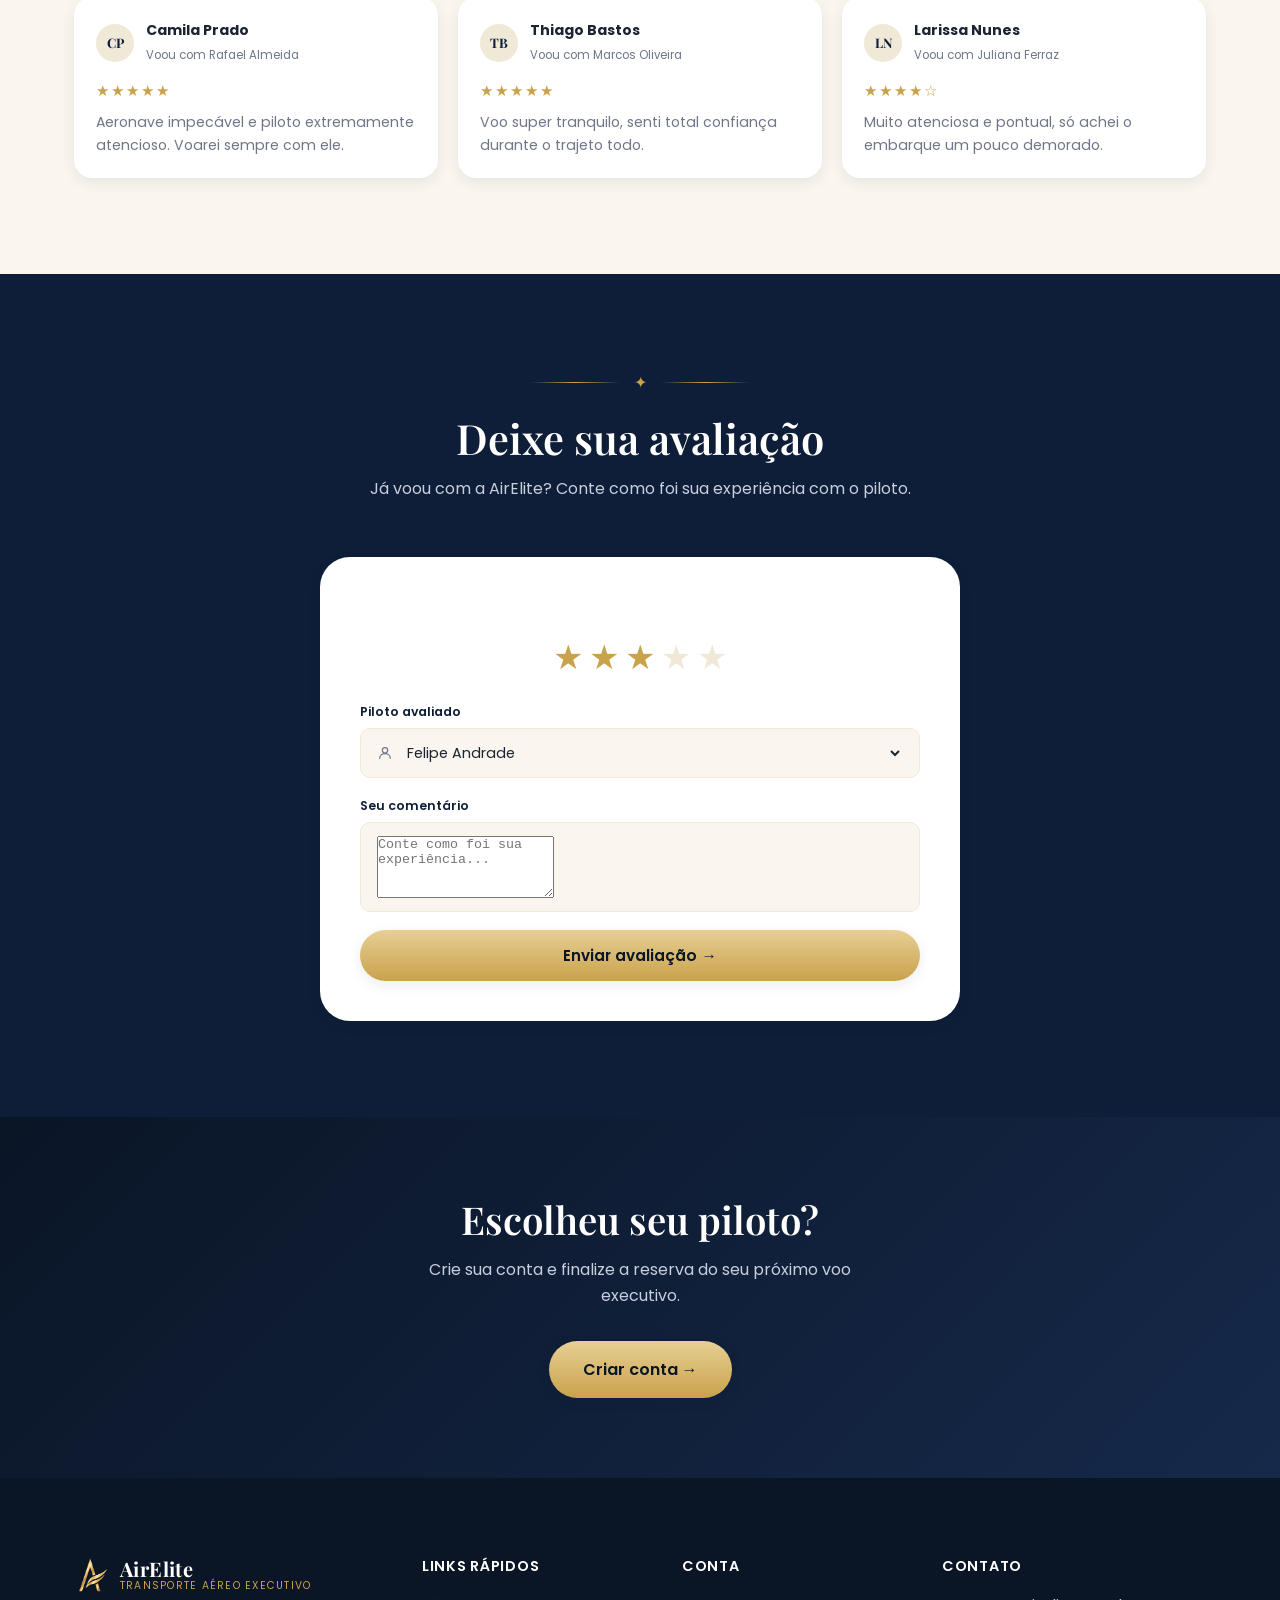
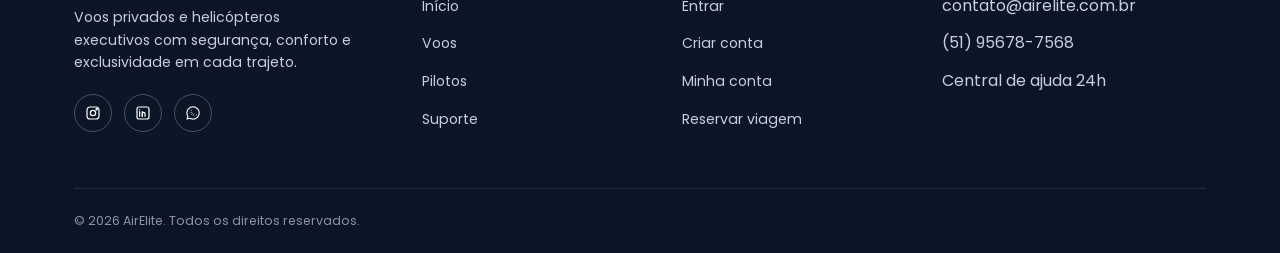
<file: pilotos.html>
<!DOCTYPE html>
<html lang="pt-BR">
    <head>
        <meta charset="UTF-8">
        <meta name="viewport" content="width=device-width, initial-scale=1.0">
        <link rel="stylesheet" href="pasta-de-estilo/style.css">
        <title>AirElite</title>
    </head>
    <body>
        
        <header class="site-header">
            <div class="container header-inner">
                <a href="index.html" class="brand">
                    <img src="pasta-de-imagens/Logo.png" alt="Logotipo airelite">
                    <span class="brand-text"><strong>AirElite</strong><span>Transporte aéreo executivo</span></span>
                </a>
                <input type="checkbox" id="menu-toggle" class="menu-toggle">
                <label for="menu-toggle" class="menu-btn" aria-label="Abrir menu"><span></span><span></span><span></span></label>
                <nav class="nav">
                    <ul class="nav-links">
                        <li><a href="index.html">Início</a></li>
                        <li><a href="voos.html">Voos</a></li>
                        <li><a href="pilotos.html" class="active">Pilotos</a></li>
                        <li><a href="suporte.html">Suporte</a></li>
                    </ul>
                    <a href="cadastro.html" class="nav-extra">Criar conta</a>
                    <a href="login.html" class="btn btn-gold">Entrar</a>
                </nav>
            </div>
        </header>

        <main>

            <section class="page-hero">
                <div class="container">
                    <a href="voos.html" class="back-link">← Voltar aos voos</a>
                    <h1>Escolha seu piloto</h1>
                    <p>Todos certificados pela ANAC e avaliados pelos nossos passageiros.</p>
                </div>
            </section>

            <div class="container">
                <div class="pilot-choice-grid">

                <label class="pilot-choice">
                    <input type="radio" name="piloto-escolhido" checked>
                    <div class="pilot-choice-card">
                    <div class="pilot-choice-avatar foto-felipe"><span class="avatar-letters">FA</span><span class="pilot-verified">✓</span></div>
                    <h3>Felipe Andrade</h3>
                    <span class="pilot-role">Piloto Executivo</span>
                    <div class="stars-static">★★★★★</div>
                    <div class="pilot-choice-stats">
                        <div><strong>2.850h</strong>Horas de voo</div>
                        <div><strong>12 anos</strong>Experiência</div>
                        <div><strong>300</strong>Avaliações</div>
                    </div>
                    <span class="pilot-select-btn">Selecionar piloto</span>
                    </div>
                </label>

                <label class="pilot-choice">
                    <input type="radio" name="piloto-escolhido">
                    <div class="pilot-choice-card">
                    <div class="pilot-choice-avatar foto-adriana"><span class="avatar-letters">AC</span><span class="pilot-verified">✓</span></div>
                    <h3>Adriana Marcela</h3>
                    <span class="pilot-role">Piloto Executiva</span>
                    <div class="stars-static">★★★★★</div>
                    <div class="pilot-choice-stats">
                        <div><strong>1.950h</strong>Horas de voo</div>
                        <div><strong>9 anos</strong>Experiência</div>
                        <div><strong>210</strong>Avaliações</div>
                    </div>
                    <span class="pilot-select-btn">Selecionar piloto</span>
                    </div>
                </label>

                <label class="pilot-choice">
                    <input type="radio" name="piloto-escolhido">
                    <div class="pilot-choice-card">
                    <div class="pilot-choice-avatar foto-jon"><span class="avatar-letters">JM</span><span class="pilot-verified">✓</span></div>
                    <h3>Jon Marques</h3>
                    <span class="pilot-role">Piloto Executivo · Jatos</span>
                    <div class="stars-static">★★★★★</div>
                    <div class="pilot-choice-stats">
                        <div><strong>3.400h</strong>Horas de voo</div>
                        <div><strong>15 anos</strong>Experiência</div>
                        <div><strong>412</strong>Avaliações</div>
                    </div>
                    <span class="pilot-select-btn">Selecionar piloto</span>
                    </div>
                </label>

                <label class="pilot-choice">
                    <input type="radio" name="piloto-escolhido">
                    <div class="pilot-choice-card">
                    <div class="pilot-choice-avatar foto-rafael"><span class="avatar-letters">RA</span><span class="pilot-verified">✓</span></div>
                    <h3>Rafael Almeida</h3>
                    <span class="pilot-role">Piloto Executivo</span>
                    <div class="stars-static">★★★★★</div>
                    <div class="pilot-choice-stats">
                        <div><strong>4.500h</strong>Horas de voo</div>
                        <div><strong>18 anos</strong>Experiência</div>
                        <div><strong>530</strong>Avaliações</div>
                    </div>
                    <span class="pilot-select-btn">Selecionar piloto</span>
                    </div>
                </label>

                <label class="pilot-choice">
                    <input type="radio" name="piloto-escolhido">
                    <div class="pilot-choice-card">
                    <div class="pilot-choice-avatar foto-marcos"><span class="avatar-letters">MO</span><span class="pilot-verified">✓</span></div>
                    <h3>Marcos Oliveira</h3>
                    <span class="pilot-role">Piloto Executivo · Jatos</span>
                    <div class="stars-static">★★★★★</div>
                    <div class="pilot-choice-stats">
                        <div><strong>2.200h</strong>Horas de voo</div>
                        <div><strong>10 anos</strong>Experiência</div>
                        <div><strong>185</strong>Avaliações</div>
                    </div>
                    <span class="pilot-select-btn">Selecionar piloto</span>
                    </div>
                </label>

                <label class="pilot-choice">
                    <input type="radio" name="piloto-escolhido">
                    <div class="pilot-choice-card">
                    <div class="pilot-choice-avatar foto-juliana"><span class="avatar-letters">JF</span><span class="pilot-verified">✓</span></div>
                    <h3>Juliana Ferraz</h3>
                    <span class="pilot-role">Piloto Executiva</span>
                    <div class="stars-static">★★★★☆</div>
                    <div class="pilot-choice-stats">
                        <div><strong>1.400h</strong>Horas de voo</div>
                        <div><strong>7 anos</strong>Experiência</div>
                        <div><strong>96</strong>Avaliações</div>
                    </div>
                    <span class="pilot-select-btn">Selecionar piloto</span>
                    </div>
                </label>

                </div>
            </div>

            <section class="section">
                <div class="container">
                <div class="section-header">
                    <div class="divider-star"><span>✦</span></div>
                    <h2>O que os passageiros dizem</h2>
                    <p>Avaliações reais de quem já voou com nossos pilotos.</p>
                </div>
                <div class="reviews-grid">
                    <div class="review-card">
                    <div class="review-head">
                        <div class="review-avatar">MC</div>
                        <div><strong>Marcos Oliveira</strong><span>Voou com Felipe Andrade</span></div>
                    </div>
                    <div class="stars-static">★★★★★</div>
                    <p>Excelente profissional, voo tranquilo e muito seguro. Recomendo demais.</p>
                    </div>
                    <div class="review-card">
                    <div class="review-head">
                        <div class="review-avatar">JF</div>
                        <div><strong>Juliana Ferraz</strong><span>Voou com Adriana Marcela</span></div>
                    </div>
                    <div class="stars-static">★★★★★</div>
                    <p>Atendimento impecável, me senti muito segura durante todo o trajeto.</p>
                    </div>
                    <div class="review-card">
                    <div class="review-head">
                        <div class="review-avatar">RA</div>
                        <div><strong>Ricardo Alan</strong><span>Voou com Jon Marques</span></div>
                    </div>
                    <div class="stars-static">★★★★★</div>
                    <p>Ótima experiência do início ao fim. Pontualidade impecável!</p>
                    </div>
                    <div class="review-card">
                    <div class="review-head">
                        <div class="review-avatar">CP</div>
                        <div><strong>Camila Prado</strong><span>Voou com Rafael Almeida</span></div>
                    </div>
                    <div class="stars-static">★★★★★</div>
                    <p>Aeronave impecável e piloto extremamente atencioso. Voarei sempre com ele.</p>
                    </div>
                    <div class="review-card">
                    <div class="review-head">
                        <div class="review-avatar">TB</div>
                        <div><strong>Thiago Bastos</strong><span>Voou com Marcos Oliveira</span></div>
                    </div>
                    <div class="stars-static">★★★★★</div>
                    <p>Voo super tranquilo, senti total confiança durante o trajeto todo.</p>
                    </div>
                    <div class="review-card">
                    <div class="review-head">
                        <div class="review-avatar">LN</div>
                        <div><strong>Larissa Nunes</strong><span>Voou com Juliana Ferraz</span></div>
                    </div>
                    <div class="stars-static">★★★★☆</div>
                    <p>Muito atenciosa e pontual, só achei o embarque um pouco demorado.</p>
                    </div>
                </div>
                </div>
            </section>

            <section class="section section-dark">
                <div class="container">
                <div class="section-header">
                    <div class="divider-star"><span>✦</span></div>
                    <h2>Deixe sua avaliação</h2>
                    <p>Já voou com a AirElite? Conte como foi sua experiência com o piloto.</p>
                </div>

                <div class="rate-card">
                    <p>Como você avalia o seu piloto?</p>
                    <div class="star-rating">
                    <input type="radio" name="avaliacao" id="star5" value="5"><label for="star5">★</label>
                    <input type="radio" name="avaliacao" id="star4" value="4"><label for="star4">★</label>
                    <input type="radio" name="avaliacao" id="star3" value="3" checked><label for="star3">★</label>
                    <input type="radio" name="avaliacao" id="star2" value="2"><label for="star2">★</label>
                    <input type="radio" name="avaliacao" id="star1" value="1"><label for="star1">★</label>
                    </div>

                    <form class="rate-form">
                    <div class="field">
                        <label for="rate-piloto">Piloto avaliado</label>
                        <div class="field-input">
                        <img src="pasta-de-imagens/pessoa.svg" alt="Pessoa" class="icon-img">
                        <select id="rate-piloto">
                            <option>Felipe Andrade</option>
                            <option>Adriana Marcela</option>
                            <option>Jon Marques</option>
                            <option>Rafael Almeida</option>
                            <option>Marcos Oliveira</option>
                            <option>Juliana Ferraz</option>
                        </select>
                        </div>
                    </div>
                    <div class="field">
                        <label for="rate-comentario">Seu comentário</label>
                        <div class="field-input">
                        <textarea id="rate-comentario" rows="4" placeholder="Conte como foi sua experiência..."></textarea>
                        </div>
                    </div>
                    <button type="submit" class="btn btn-gold btn-block">Enviar avaliação →</button>
                    </form>
                </div>
                </div>
            </section>

            <section class="cta-band">
                <h2>Escolheu seu piloto?</h2>
                <p>Crie sua conta e finalize a reserva do seu próximo voo executivo.</p>
                <a href="cadastro.html" class="btn btn-gold btn-lg">Criar conta →</a>
            </section>

        </main>

        <footer class="site-footer">
            <div class="container">
                <div class="footer-grid">
                <div class="footer-brand">
                    <a href="index.html" class="brand">
                    <img src="pasta-de-imagens/Logo.png" alt="Logotipo AirElite">
                    <span class="brand-text"><strong>AirElite</strong><span>Transporte aéreo executivo</span></span>
                    </a>
                    <p>Voos privados e helicópteros executivos com segurança, conforto e exclusividade em cada trajeto.</p>
                    <div class="social-row">
                    <a href="#" aria-label="Instagram"><img src="pasta-de-imagens/instagram.svg" alt="Instagram" class="icon-img"></a>
                    <a href="#" aria-label="LinkedIn"><img src="pasta-de-imagens/linkedin.svg" alt="LinkedIn" class="icon-img"></a>
                    <a href="#" aria-label="WhatsApp"><img src="pasta-de-imagens/WhatsApp.png" alt="WhatsApp" class="icon-img"></a>
                    </div>
                </div>
                <nav class="footer-col">
                    <h4>Links rápidos</h4>
                    <ul>
                    <li><a href="index.html">Início</a></li>
                    <li><a href="voos.html">Voos</a></li>
                    <li><a href="pilotos.html">Pilotos</a></li>
                    <li><a href="suporte.html">Suporte</a></li>
                    </ul>
                </nav>
                <nav class="footer-col">
                    <h4>Conta</h4>
                    <ul>
                    <li><a href="login.html">Entrar</a></li>
                    <li><a href="cadastro.html">Criar conta</a></li>
                    <li><a href="conta.html">Minha conta</a></li>
                    <li><a href="reserva.html">Reservar viagem</a></li>
                    </ul>
                </nav>
                <div class="footer-col">
                    <h4>Contato</h4>
                    <ul>
                    <li>contato@airelite.com.br</li>
                    <li>(51) 95678-7568</li>
                    <li>Central de ajuda 24h</li>
                    </ul>
                </div>
                </div>
                <div class="footer-bottom">
                <span>© 2026 AirElite. Todos os direitos reservados.</span>
                </div>
            </div>
        </footer>
    </body>
</html>
</file>
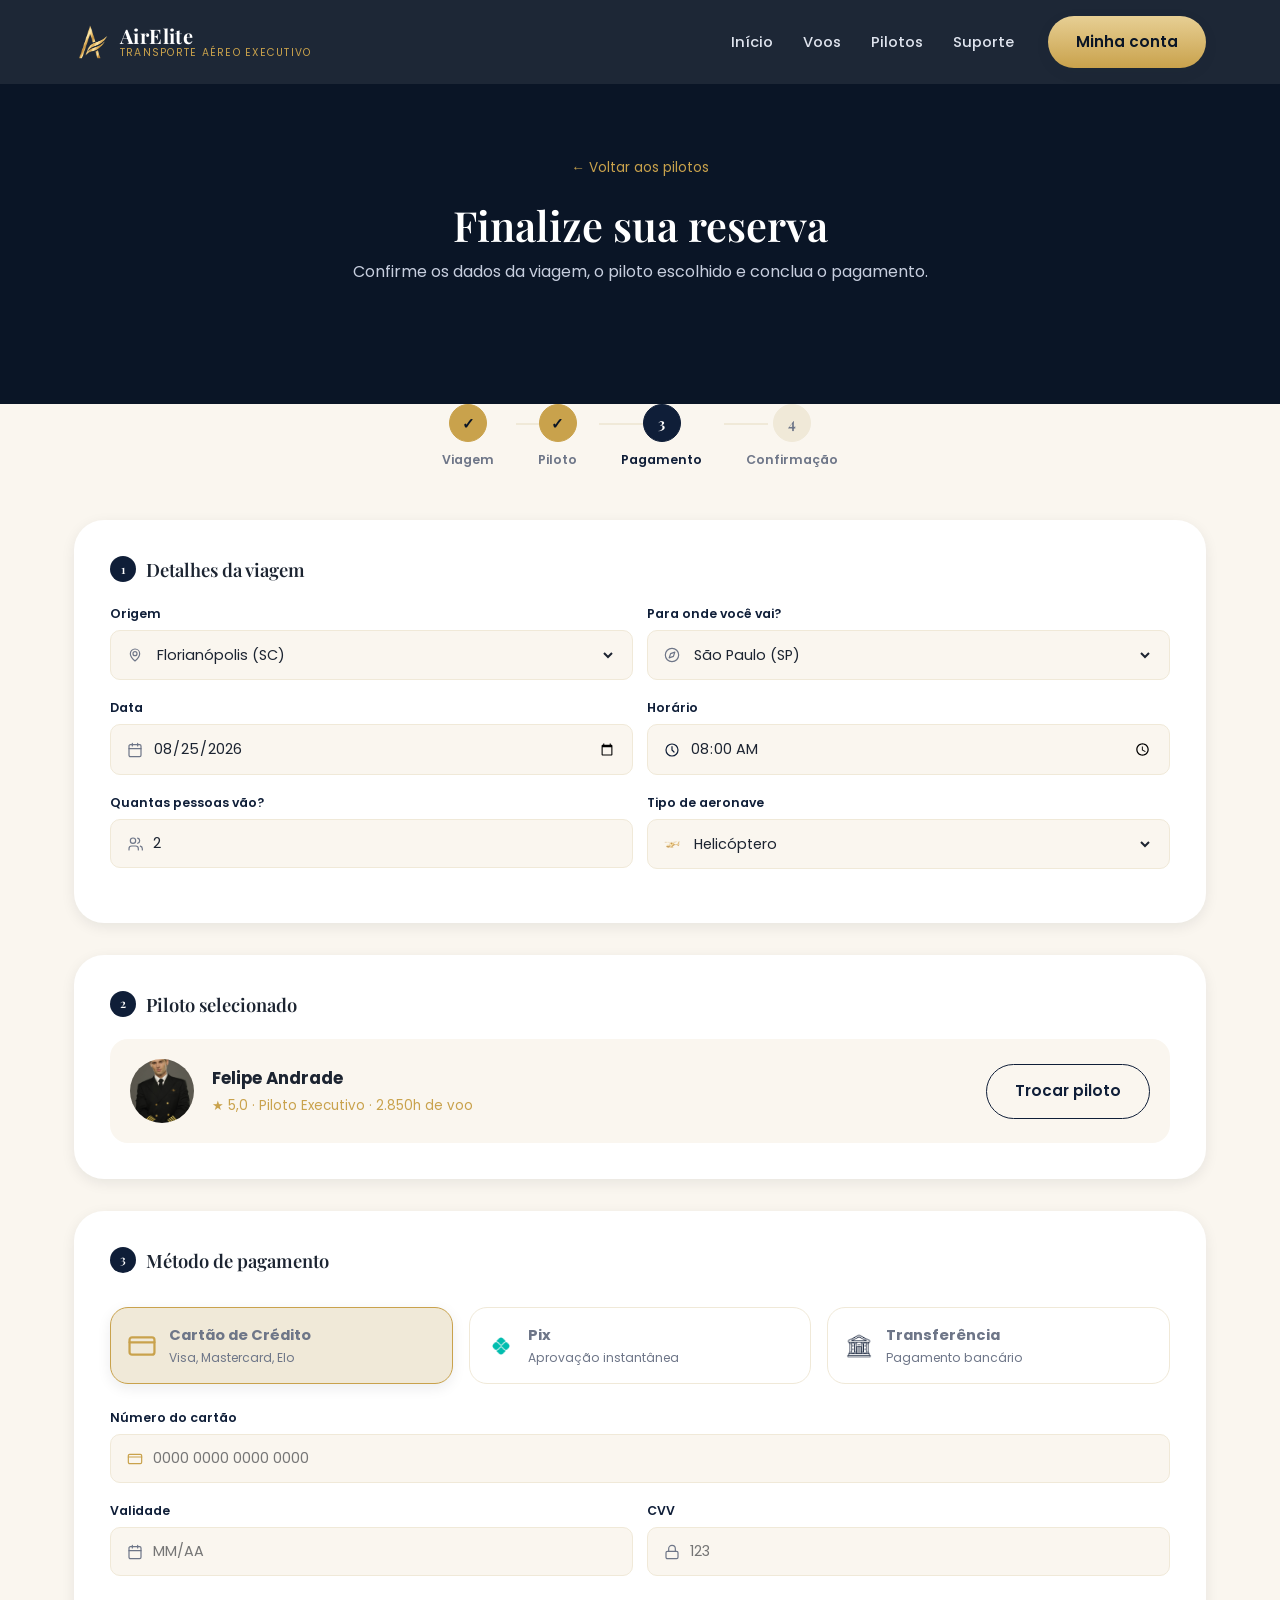
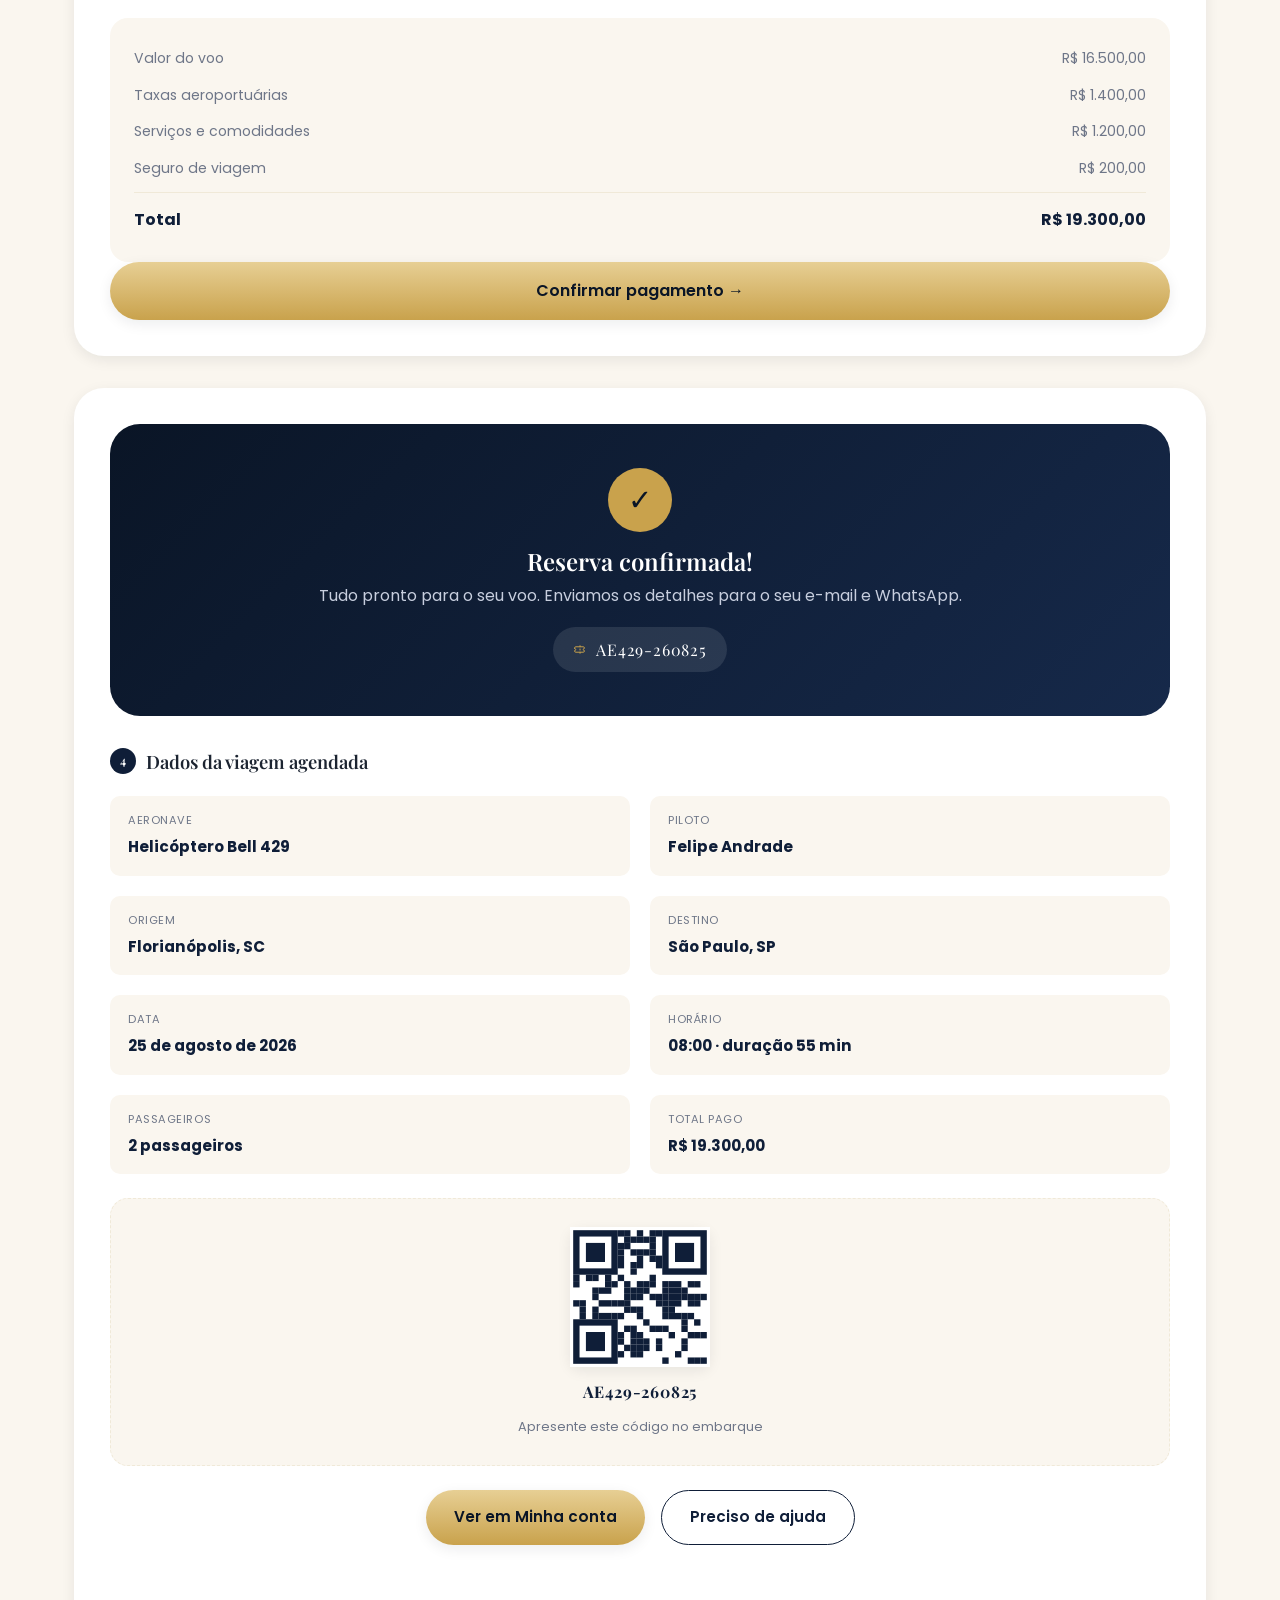
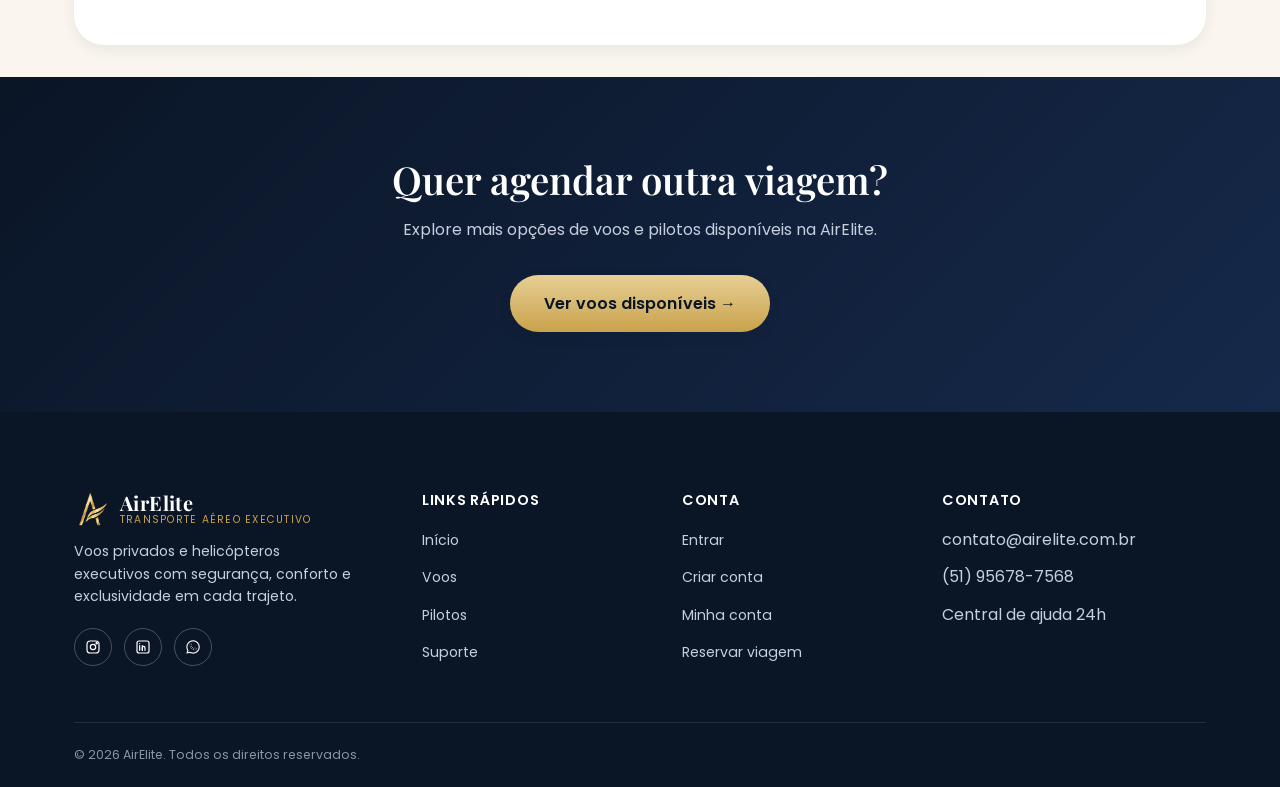
<file: reserva.html>
<!DOCTYPE html>
<html lang="pt-BR">
    <head>
        <meta charset="UTF-8">
        <meta name="viewport" content="width=device-width, initial-scale=1.0">
        <link rel="stylesheet" href="pasta-de-estilo/style.css">
        <title>AirElite</title>
    </head>
    <body>

        <header class="site-header">
            <div class="container header-inner">
                <a href="index.html" class="brand">
                    <img src="pasta-de-imagens/Logo.png" alt="Logotipo AirElite">
                    <span class="brand-text"><strong>AirElite</strong><span>Transporte aéreo executivo</span></span>
                </a>
                <input type="checkbox" id="menu-toggle" class="menu-toggle">
                <label for="menu-toggle" class="menu-btn" aria-label="Abrir menu"><span></span><span></span><span></span></label>
                <nav class="nav">
                    <ul class="nav-links">
                        <li><a href="index.html">Início</a></li>
                        <li><a href="voos.html">Voos</a></li>
                        <li><a href="pilotos.html">Pilotos</a></li>
                        <li><a href="suporte.html">Suporte</a></li>
                    </ul>
                    <a href="conta.html" class="btn btn-gold">Minha conta</a>
                </nav>
            </div>
        </header>
        
            <main>

              <section class="page-hero">
                <div class="container">
                  <a href="pilotos.html" class="back-link">← Voltar aos pilotos</a>
                  <h1>Finalize sua reserva</h1>
                  <p>Confirme os dados da viagem, o piloto escolhido e conclua o pagamento.</p>
                </div>
              </section>

              <div class="container">

                <div class="booking-stepper">
                  <div class="booking-step done"><div class="step-circle">✓</div><span class="step-label">Viagem</span></div>
                  <div class="booking-step done"><div class="step-circle">✓</div><span class="step-label">Piloto</span></div>
                  <div class="booking-step active"><div class="step-circle">3</div><span class="step-label">Pagamento</span></div>
                  <div class="booking-step"><div class="step-circle">4</div><span class="step-label">Confirmação</span></div>
                </div>

                <div class="booking-card-block">
                  <h3><span class="step-mini">1</span> Detalhes da viagem</h3>
                  <form>
                    <div class="field-row">
                      <div class="field">
                        <label for="res-origem">Origem</label>
                        <div class="field-input">
                          <img src="pasta-de-imagens/local.svg" alt="Origem" class="icon-img">
                          <select id="res-origem">
                            <option>Florianópolis (SC)</option>
                            <option>São Paulo (SP)</option>
                            <option>Rio de Janeiro (RJ)</option>
                          </select>
                        </div>
                      </div>
                      <div class="field">
                        <label for="res-destino">Para onde você vai?</label>
                        <div class="field-input">
                          <img src="pasta-de-imagens/destino-nav.svg" alt="Destino" class="icon-img">
                          <select id="res-destino">
                            <option>Nova Hartz (RS)</option>
                            <option selected>São Paulo (SP)</option>
                            <option>Rio de Janeiro (RJ)</option>
                            <option>Belo Horizonte (MG)</option>
                          </select>
                        </div>
                      </div>
                    </div>

                    <div class="field-row">
                      <div class="field">
                        <label for="res-data">Data</label>
                        <div class="field-input">
                          <img src="pasta-de-imagens/calendario.svg" alt="Data" class="icon-img">
                          <input type="date" id="res-data" value="2026-08-25">
                        </div>
                      </div>
                      <div class="field">
                        <label for="res-horario">Horário</label>
                        <div class="field-input">
                          <img src="pasta-de-imagens/relogio.svg" alt="Horário" class="icon-img">
                          <input type="time" id="res-horario" value="08:00">
                        </div>
                      </div>
                    </div>

                    <div class="field-row">
                      <div class="field">
                        <label for="res-passageiros">Quantas pessoas vão?</label>
                        <div class="field-input">
                          <img src="pasta-de-imagens/passageiros-mini.svg" alt="Passageiros" class="icon-img">
                          <input type="number" id="res-passageiros" min="1" max="8" value="2">
                        </div>
                      </div>
                      <div class="field">
                        <label for="res-tipo">Tipo de aeronave</label>
                        <div class="field-input">
                          <img src="pasta-de-imagens/helicoptero.png" alt="Helicóptero" class="icon-img">
                          <select id="res-tipo">
                            <option>Helicóptero</option>
                            <option>Jato Executivo</option>
                          </select>
                        </div>
                      </div>
                    </div>
                  </form>
                </div>

                <div class="booking-card-block">
                  <h3><span class="step-mini">2</span> Piloto selecionado</h3>
                  <div class="pilot-summary">
                    <div class="pilot-avatar foto-felipe"><span>FA</span></div>
                    <div class="pilot-summary-info">
                      <strong>Felipe Andrade</strong>
                      <span>★ 5,0 · Piloto Executivo · 2.850h de voo</span>
                    </div>
                    <a href="pilotos.html" class="btn btn-outline-dark">Trocar piloto</a>
                  </div>
                </div>

                <div class="booking-card-block">
                  <h3><span class="step-mini">3</span> Método de pagamento</h3>

                  <div class="aircraft-toggle">
                    <input type="radio" name="metodo-pagamento" id="pg-cartao" class="aircraft-option" checked>
                    <label for="pg-cartao" class="aircraft-label">
                      <img src="pasta-de-imagens/pagamento.svg" alt="Pagamento" class="icon-img">
                      <span><strong>Cartão de Crédito</strong><span>Visa, Mastercard, Elo</span></span>
                    </label>

                    <input type="radio" name="metodo-pagamento" id="pg-pix" class="aircraft-option">
                    <label for="pg-pix" class="aircraft-label">
                      <img src="pasta-de-imagens/pixs.png" alt="Pix" class="icon-img">
                      <span><strong>Pix</strong><span>Aprovação instantânea</span></span>
                    </label>

                    <input type="radio" name="metodo-pagamento" id="pg-transferencia" class="aircraft-option">
                    <label for="pg-transferencia" class="aircraft-label">
                      <img src="pasta-de-imagens/banco.png" alt="Transferência" class="icon-img">
                      <span><strong>Transferência</strong><span>Pagamento bancário</span></span>
                    </label>
                  </div>

                  <div class="payment-fields">
                    <div class="field">
                      <label for="res-cartao">Número do cartão</label>
                      <div class="field-input">
                        <img src="pasta-de-imagens/pagamento.svg" alt="Pagamento" class="icon-img">
                        <input type="text" id="res-cartao" placeholder="0000 0000 0000 0000">
                      </div>
                    </div>
                    <div class="field-row">
                      <div class="field">
                        <label for="res-validade">Validade</label>
                        <div class="field-input">
                          <img src="pasta-de-imagens/calendario.svg" alt="Data" class="icon-img">
                          <input type="text" id="res-validade" placeholder="MM/AA">
                        </div>
                      </div>
                      <div class="field">
                        <label for="res-cvv">CVV</label>
                        <div class="field-input">
                          <img src="pasta-de-imagens/senha.svg" alt="Senha" class="icon-img">
                          <input type="text" id="res-cvv" placeholder="123">
                        </div>
                      </div>
                    </div>
                  </div>

                  <div class="booking-summary-box">
                    <div class="booking-row"><span>Valor do voo</span><span>R$ 16.500,00</span></div>
                    <div class="booking-row"><span>Taxas aeroportuárias</span><span>R$ 1.400,00</span></div>
                    <div class="booking-row"><span>Serviços e comodidades</span><span>R$ 1.200,00</span></div>
                    <div class="booking-row"><span>Seguro de viagem</span><span>R$ 200,00</span></div>
                    <div class="booking-row total"><span>Total</span><span>R$ 19.300,00</span></div>
                  </div>

                  <a href="#confirmacao" class="btn btn-gold btn-block btn-lg">Confirmar pagamento &rarr;</a>
                </div>

                <div id="confirmacao" class="booking-card-block">
                  <div class="confirm-banner">
                    <div class="check-icon">✓</div>
                    <h2>Reserva confirmada!</h2>
                    <p>Tudo pronto para o seu voo. Enviamos os detalhes para o seu e-mail e WhatsApp.</p>
                    <span class="confirm-code"><img src="pasta-de-imagens/ticket.svg" alt="Código" class="icon-img icon-inline"> AE429-260825</span>
                  </div>

                  <h3><span class="step-mini">4</span> Dados da viagem agendada</h3>
                  <div class="trip-data-grid">
                    <div class="trip-data-item"><span>Aeronave</span><strong>Helicóptero Bell 429</strong></div>
                    <div class="trip-data-item"><span>Piloto</span><strong>Felipe Andrade</strong></div>
                    <div class="trip-data-item"><span>Origem</span><strong>Florianópolis, SC</strong></div>
                    <div class="trip-data-item"><span>Destino</span><strong>São Paulo, SP</strong></div>
                    <div class="trip-data-item"><span>Data</span><strong>25 de agosto de 2026</strong></div>
                    <div class="trip-data-item"><span>Horário</span><strong>08:00 · duração 55 min</strong></div>
                    <div class="trip-data-item"><span>Passageiros</span><strong>2 passageiros</strong></div>
                    <div class="trip-data-item"><span>Total pago</span><strong>R$ 19.300,00</strong></div>
                  </div>

                  <div class="qr-box">
                    <div class="qr-visual"><img src="pasta-de-imagens/qr-code.svg" alt="QR Code de embarque"></div>
                    <strong>AE429-260825</strong>
                    <span>Apresente este código no embarque</span>
                  </div>

                  <div class="hero-actions">
                    <a href="conta.html" class="btn btn-gold">Ver em Minha conta</a>
                    <a href="suporte.html" class="btn btn-outline-dark">Preciso de ajuda</a>
                  </div>
                </div>

              </div>

              <section class="cta-band">
                <h2>Quer agendar outra viagem?</h2>
                <p>Explore mais opções de voos e pilotos disponíveis na AirElite.</p>
                <a href="voos.html" class="btn btn-gold btn-lg">Ver voos disponíveis →</a>
              </section>

            </main>

            <footer class="site-footer">
              <div class="container">
                <div class="footer-grid">
                  <div class="footer-brand">
                    <a href="index.html" class="brand">
                      <img src="pasta-de-imagens/Logo.png" alt="Logotipo AirElite">
                      <span class="brand-text"><strong>AirElite</strong><span>Transporte aéreo executivo</span></span>
                    </a>
                    <p>Voos privados e helicópteros executivos com segurança, conforto e exclusividade em cada trajeto.</p>
                    <div class="social-row">
                      <a href="#" aria-label="Instagram"><img src="pasta-de-imagens/instagram.svg" alt="Instagram" class="icon-img"></a>
                      <a href="#" aria-label="LinkedIn"><img src="pasta-de-imagens/linkedin.svg" alt="LinkedIn" class="icon-img"></a>
                      <a href="#" aria-label="WhatsApp"><img src="pasta-de-imagens/WhatsApp.png" alt="WhatsApp" class="icon-img"></a>
                    </div>
                  </div>
                  <nav class="footer-col">
                    <h4>Links rápidos</h4>
                    <ul>
                      <li><a href="index.html">Início</a></li>
                      <li><a href="voos.html">Voos</a></li>
                      <li><a href="pilotos.html">Pilotos</a></li>
                      <li><a href="suporte.html">Suporte</a></li>
                    </ul>
                  </nav>
                  <nav class="footer-col">
                    <h4>Conta</h4>
                    <ul>
                      <li><a href="login.html">Entrar</a></li>
                      <li><a href="cadastro.html">Criar conta</a></li>
                      <li><a href="conta.html">Minha conta</a></li>
                      <li><a href="reserva.html">Reservar viagem</a></li>
                    </ul>
                  </nav>
                  <div class="footer-col">
                    <h4>Contato</h4>
                    <ul>
                      <li>contato@airelite.com.br</li>
                      <li>(51) 95678-7568</li>
                      <li>Central de ajuda 24h</li>
                    </ul>
                  </div>
                </div>
                <div class="footer-bottom">
                  <span>© 2026 AirElite. Todos os direitos reservados.</span>
                </div>
              </div>
            </footer>

    </body>
</html>
</file>
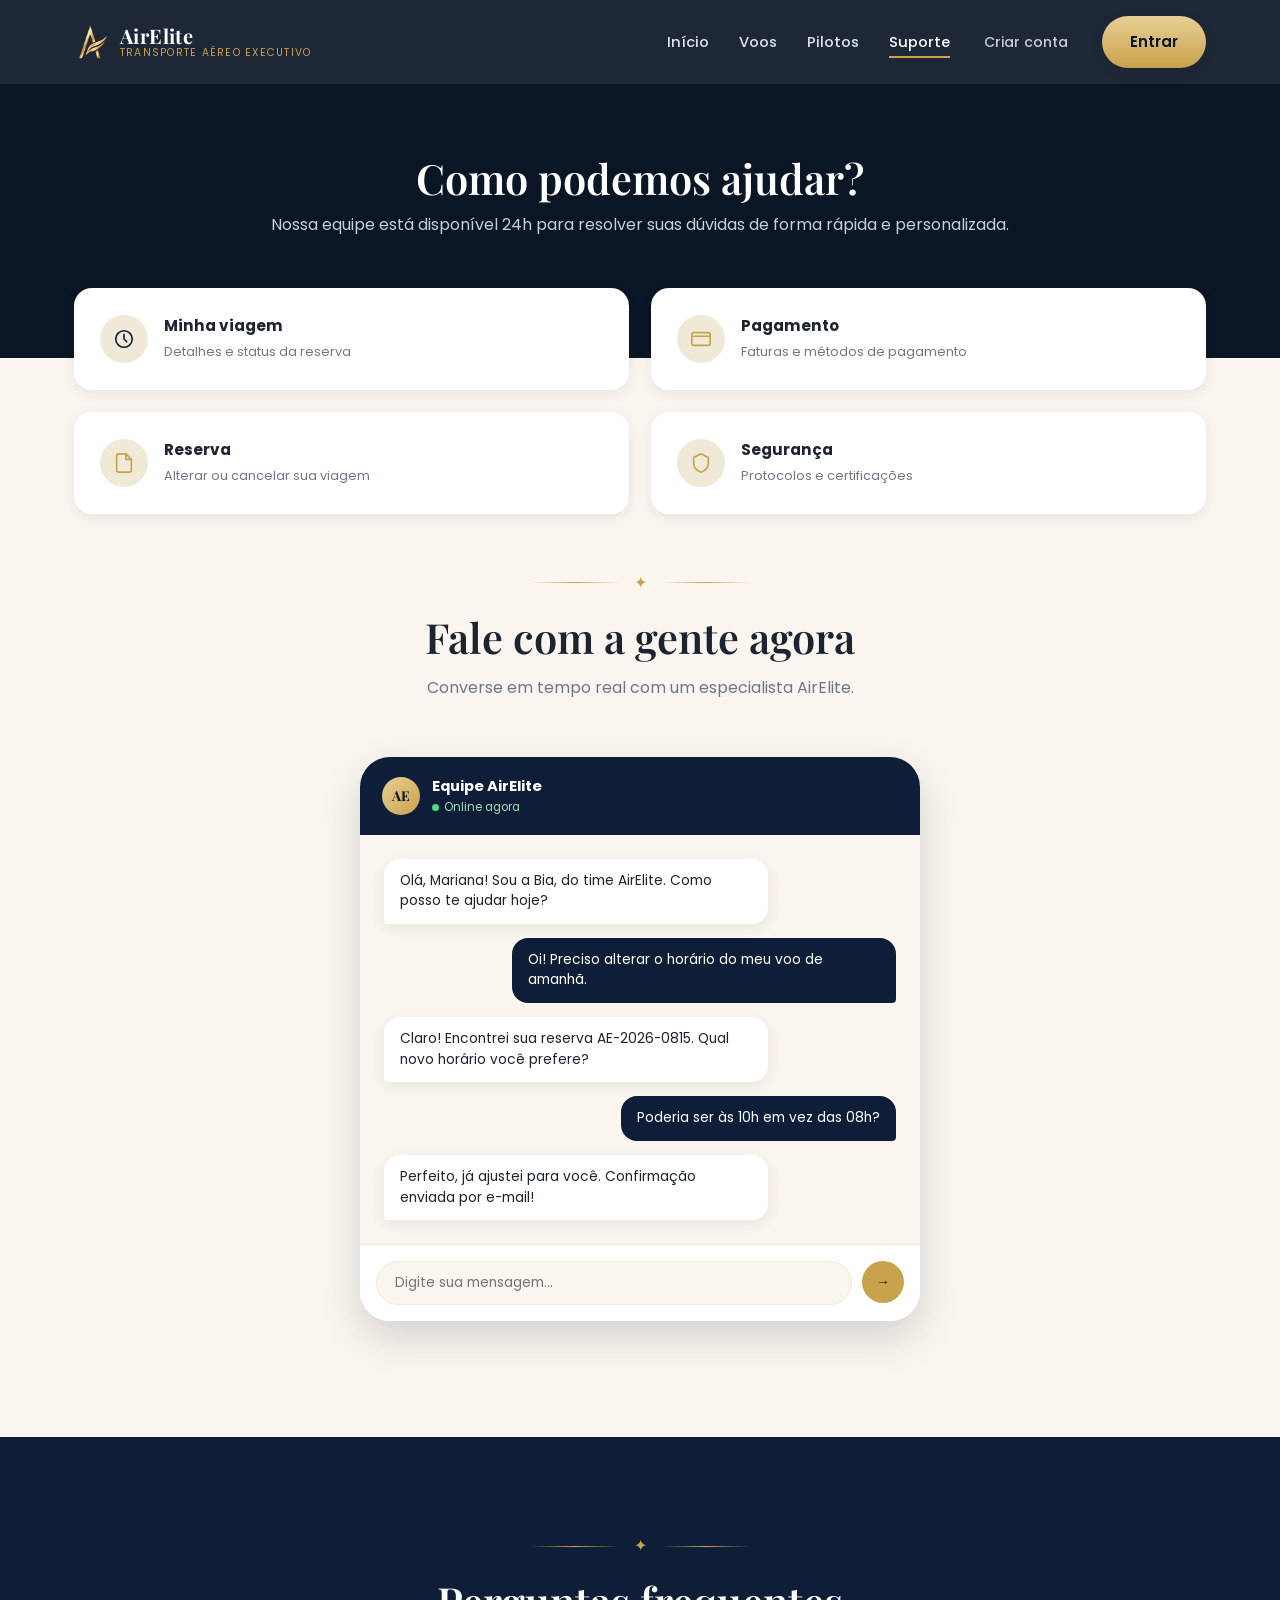
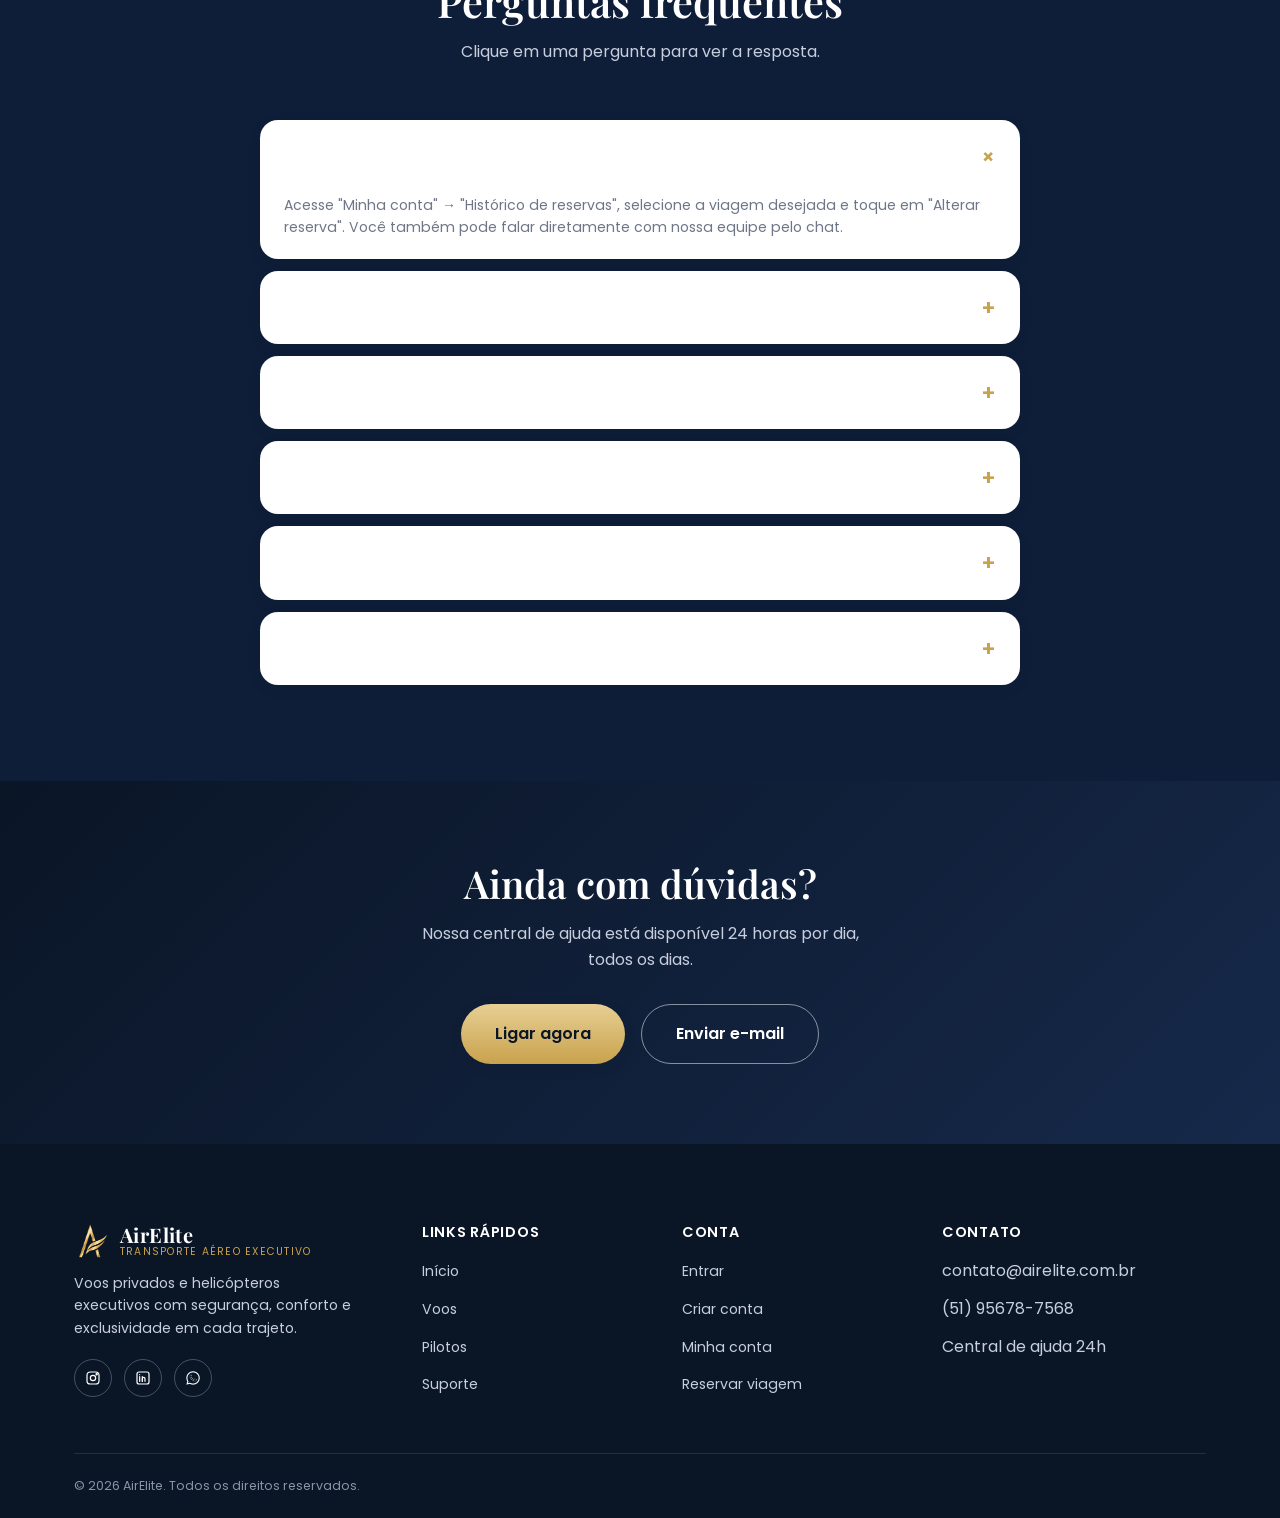
<file: suporte.html>
<!DOCTYPE html>
<html lang="pt-BR">
<head>
    <meta charset="UTF-8">
    <meta name="viewport" content="width=device-width, initial-scale=1.0">
    <link rel="stylesheet" href="pasta-de-estilo/style.css">
    <title>AirElite</title>
    </head>
    <body>
    
            <header class="site-header">
                 <div class="container header-inner">
                    <a href="index.html" class="brand">
                    <img src="pasta-de-imagens/Logo.png" alt="Logotipo AirElite">
                    <span class="brand-text"><strong>AirElite</strong><span>Transporte aéreo executivo</span></span>
                    </a>
                    <input type="checkbox" id="menu-toggle" class="menu-toggle">
                    <label for="menu-toggle" class="menu-btn" aria-label="Abrir menu"><span></span><span></span><span></span></label>
                    <nav class="nav">
                    <ul class="nav-links">
                        <li><a href="index.html">Início</a></li>
                        <li><a href="voos.html">Voos</a></li>
                        <li><a href="pilotos.html">Pilotos</a></li>
                        <li><a href="suporte.html" class="active">Suporte</a></li>
                    </ul>
                    <a href="cadastro.html" class="nav-extra">Criar conta</a>
                    <a href="login.html" class="btn btn-gold">Entrar</a>
                    </nav>
                </div>
        </header>

        <main>

            <section class="page-hero">
                <div class="container">
                <h1>Como podemos ajudar?</h1>
                <p>Nossa equipe está disponível 24h para resolver suas dúvidas de forma rápida e personalizada.</p>
                </div>
            </section>

            <div class="container overlap-hero">
                <div class="support-grid">
                <div class="support-card">
                    <div class="settings-icon"><img src="pasta-de-imagens/relogio.svg" alt="Horário" class="icon-img"></div>
                    <div class="settings-text"><strong>Minha viagem</strong><span>Detalhes e status da reserva</span></div>
                </div>
                <div class="support-card">
                    <div class="settings-icon"><img src="pasta-de-imagens/pagamento.svg" alt="Pagamento" class="icon-img"></div>
                    <div class="settings-text"><strong>Pagamento</strong><span>Faturas e métodos de pagamento</span></div>
                </div>
                <div class="support-card">
                    <div class="settings-icon"><img src="pasta-de-imagens/documento.svg" alt="Documento" class="icon-img"></div>
                    <div class="settings-text"><strong>Reserva</strong><span>Alterar ou cancelar sua viagem</span></div>
                </div>
                <div class="support-card">
                    <div class="settings-icon"><img src="pasta-de-imagens/seguranca.svg" alt="Segurança" class="icon-img"></div>
                    <div class="settings-text"><strong>Segurança</strong><span>Protocolos e certificações</span></div>
                </div>
                </div>
            </div>

            <section class="section section-flush">
                <div class="container">
                <div class="section-header">
                    <div class="divider-star"><span>✦</span></div>
                    <h2>Fale com a gente agora</h2>
                    <p>Converse em tempo real com um especialista AirElite.</p>
                </div>

                <div class="chat-window">
                    <div class="chat-header">
                    <div class="pilot-avatar">AE</div>
                    <div><strong>Equipe AirElite</strong><span>Online agora</span></div>
                    </div>
                    <div class="chat-body">
                    <div class="chat-bubble in">Olá, Mariana! Sou a Bia, do time AirElite. Como posso te ajudar hoje?</div>
                    <div class="chat-bubble out">Oi! Preciso alterar o horário do meu voo de amanhã.</div>
                    <div class="chat-bubble in">Claro! Encontrei sua reserva AE-2026-0815. Qual novo horário você prefere?</div>
                    <div class="chat-bubble out">Poderia ser às 10h em vez das 08h?</div>
                    <div class="chat-bubble in">Perfeito, já ajustei para você. Confirmação enviada por e-mail!</div>
                    </div>
                    <form class="chat-input-row">
                    <input type="text" placeholder="Digite sua mensagem...">
                    <button type="submit" aria-label="Enviar mensagem">→</button>
                    </form>
                </div>
                </div>
            </section>

            <section class="section section-dark">
                <div class="container">
                <div class="section-header">
                    <div class="divider-star"><span>✦</span></div>
                    <h2>Perguntas frequentes</h2>
                    <p>Clique em uma pergunta para ver a resposta.</p>
                </div>

                <div class="faq-list">
                    <details class="faq-item" open>
                    <summary>Como faço para alterar minha reserva?</summary>
                    <p>Acesse "Minha conta" → "Histórico de reservas", selecione a viagem desejada e toque em "Alterar reserva". Você também pode falar diretamente com nossa equipe pelo chat.</p>
                    </details>
                    <details class="faq-item">
                    <summary>Como funciona o check-in?</summary>
                    <p>O check-in é liberado 2 horas antes do embarque. Você recebe um QR Code de embarque diretamente na sua conta e por e-mail.</p>
                    </details>
                    <details class="faq-item">
                    <summary>Quais documentos preciso apresentar?</summary>
                    <p>É necessário apresentar um documento oficial com foto (RG, CNH ou passaporte) no momento do embarque.</p>
                    </details>
                    <details class="faq-item">
                    <summary>Como escolho o piloto do meu voo?</summary>
                    <p>Na página "Pilotos" você pode comparar experiência, avaliações e especialidade de cada piloto antes de confirmar sua reserva.</p>
                    </details>
                    <details class="faq-item">
                    <summary>Como funciona o pagamento?</summary>
                    <p>Aceitamos cartão de crédito, débito, Pix e transferência bancária. Todos os pagamentos são protegidos com criptografia de ponta a ponta.</p>
                    </details>
                    <details class="faq-item">
                    <summary>Posso cancelar minha viagem?</summary>
                    <p>Sim. As condições de cancelamento variam de acordo com a antecedência da solicitação — confira os detalhes na tela de cancelamento antes de confirmar.</p>
                    </details>
                </div>
                </div>
            </section>

            <section class="cta-band">
                <h2>Ainda com dúvidas?</h2>
                <p>Nossa central de ajuda está disponível 24 horas por dia, todos os dias.</p>
                <div class="hero-actions">
                <a href="tel:+5511999999999" class="btn btn-gold btn-lg">Ligar agora</a>
                <a href="#" class="btn btn-outline btn-lg">Enviar e-mail</a>
                </div>
            </section>

        </main>

        <footer class="site-footer">
        <div class="container">
            <div class="footer-grid">
            <div class="footer-brand">
                <a href="index.html" class="brand">
                <img src="pasta-de-imagens/Logo.png" alt="Logotipo AirElite">
                <span class="brand-text"><strong>AirElite</strong><span>Transporte aéreo executivo</span></span>
                </a>
                <p>Voos privados e helicópteros executivos com segurança, conforto e exclusividade em cada trajeto.</p>
                <div class="social-row">
                <a href="#" aria-label="Instagram"><img src="pasta-de-imagens/instagram.svg" alt="Instagram" class="icon-img"></a>
                <a href="#" aria-label="LinkedIn"><img src="pasta-de-imagens/linkedin.svg" alt="LinkedIn" class="icon-img"></a>
                <a href="#" aria-label="WhatsApp"><img src="pasta-de-imagens/WhatsApp.png" alt="WhatsApp" class="icon-img"></a>
                </div>
            </div>
            <nav class="footer-col">
                <h4>Links rápidos</h4>
                <ul>
                <li><a href="index.html">Início</a></li>
                <li><a href="voos.html">Voos</a></li>
                <li><a href="pilotos.html">Pilotos</a></li>
                <li><a href="suporte.html">Suporte</a></li>
                </ul>
            </nav>
            <nav class="footer-col">
                <h4>Conta</h4>
                <ul>
                <li><a href="login.html">Entrar</a></li>
                <li><a href="cadastro.html">Criar conta</a></li>
                <li><a href="conta.html">Minha conta</a></li>
                <li><a href="reserva.html">Reservar viagem</a></li>
                </ul>
            </nav>
            <div class="footer-col">
                <h4>Contato</h4>
                <ul>
                <li>contato@airelite.com.br</li>
                <li>(51) 95678-7568</li>
                <li>Central de ajuda 24h</li>
                </ul>
            </div>
            </div>
            <div class="footer-bottom">
            <span>© 2026 AirElite. Todos os direitos reservados.</span>
            </div>
        </div>
        </footer>

    </body>
</html>
</file>
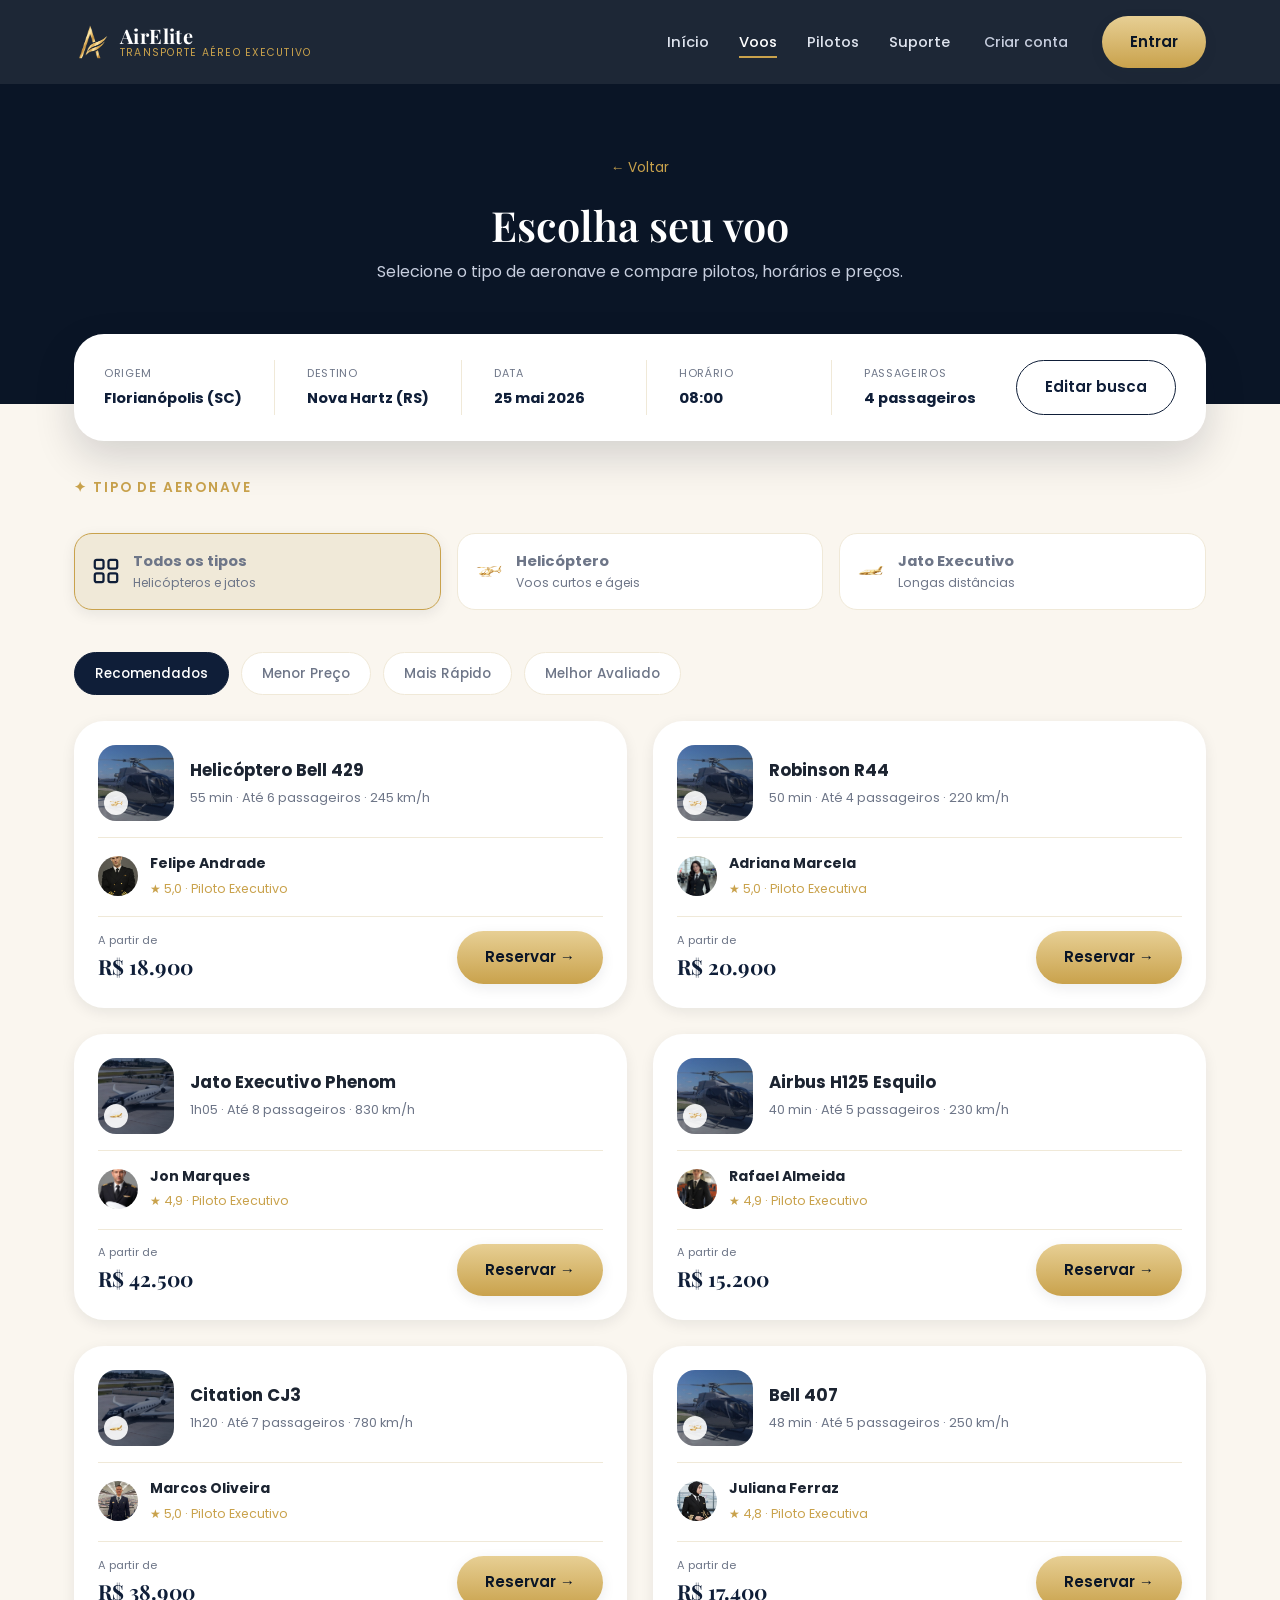
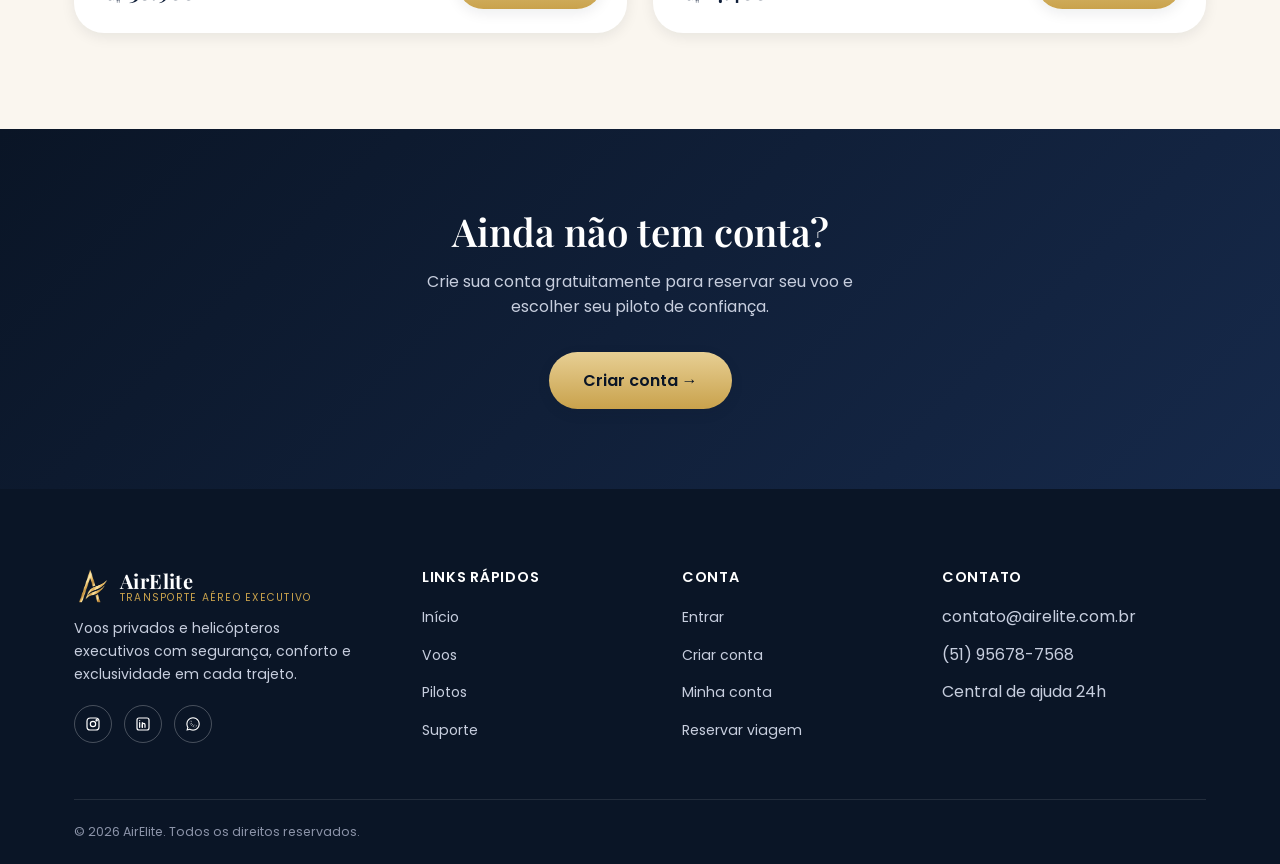
<file: voos.html>
<!DOCTYPE html>
<html lang="pt-BR">
    <head>
        <meta charset="UTF-8">
        <meta name="viewport" content="width=device-width, initial-scale=1.0">
        <link rel="stylesheet" href="pasta-de-estilo/style.css">
        <title>AirElite</title>
    </head>
    <body>
                
        <header class="site-header">
        <div class="container header-inner">
            <a href="index.html" class="brand">
            <img src="pasta-de-imagens/Logo.png" alt="Logotipo AirElite">
            <span class="brand-text"><strong>AirElite</strong><span>Transporte aéreo executivo</span></span>
            </a>
            <input type="checkbox" id="menu-toggle" class="menu-toggle">
            <label for="menu-toggle" class="menu-btn" aria-label="Abrir menu"><span></span><span></span><span></span></label>
            <nav class="nav">
            <ul class="nav-links">
                <li><a href="index.html">Início</a></li>
                <li><a href="voos.html" class="active">Voos</a></li>
                <li><a href="pilotos.html">Pilotos</a></li>
                <li><a href="suporte.html">Suporte</a></li>
            </ul>
            <a href="cadastro.html" class="nav-extra">Criar conta</a>
            <a href="login.html" class="btn btn-gold">Entrar</a>
            </nav>
        </div>
        </header>

        <main>

        <section class="page-hero">
            <div class="container">
            <a href="index.html" class="back-link">← Voltar</a>
            <h1>Escolha seu voo</h1>
            <p>Selecione o tipo de aeronave e compare pilotos, horários e preços.</p>
            </div>
        </section>

        <div class="container">
            <div class="search-card">
            <div class="search-item"><span>Origem</span><strong>Florianópolis (SC)</strong></div>
            <div class="search-divider"></div>
            <div class="search-item"><span>Destino</span><strong>Nova Hartz (RS)</strong></div>
            <div class="search-divider"></div>
            <div class="search-item"><span>Data</span><strong>25 mai 2026</strong></div>
            <div class="search-divider"></div>
            <div class="search-item"><span>Horário</span><strong>08:00</strong></div>
            <div class="search-divider"></div>
            <div class="search-item"><span>Passageiros</span><strong>4 passageiros</strong></div>
            <a href="#" class="btn btn-outline-dark">Editar busca</a>
            </div>

            <p class="eyebrow spacer-md">✦ Tipo de aeronave</p>
            <div class="aircraft-toggle">
            <input type="radio" name="tipo-aeronave" id="tipo-todos" class="aircraft-option" checked>
            <label for="tipo-todos" class="aircraft-label">
                <img src="pasta-de-imagens/grade.svg" alt="Todos os tipos" class="icon-img">
                <span><strong>Todos os tipos</strong><span>Helicópteros e jatos</span></span>
            </label>

            <input type="radio" name="tipo-aeronave" id="tipo-helicoptero" class="aircraft-option">
            <label for="tipo-helicoptero" class="aircraft-label">
                <img src="pasta-de-imagens/helicoptero.png" alt="Helicóptero" class="icon-img">
                <span><strong>Helicóptero</strong><span>Voos curtos e ágeis</span></span>
            </label>

            <input type="radio" name="tipo-aeronave" id="tipo-jato" class="aircraft-option">
            <label for="tipo-jato" class="aircraft-label">
                <img src="pasta-de-imagens/jato.png" alt="Jato" class="icon-img">
                <span><strong>Jato Executivo</strong><span>Longas distâncias</span></span>
            </label>
            </div>

            <div class="filters-row">
            <span class="chip active">Recomendados</span>
            <span class="chip">Menor Preço</span>
            <span class="chip">Mais Rápido</span>
            <span class="chip">Melhor Avaliado</span>
            </div>

            <section class="results-grid" aria-label="Resultados de voos">

            <article class="flight-card" data-tipo="helicoptero">
                <div class="flight-top">
                <div class="flight-visual"><img src="pasta-de-imagens/helicoptero.png" alt="Helicóptero" class="icon-img"></div>
                <div class="flight-title"><strong>Helicóptero Bell 429</strong><span>55 min · Até 6 passageiros · 245 km/h</span></div>
                </div>
                <div class="pilot-row">
                <div class="pilot-avatar foto-felipe"><span>FA</span></div>
                <div class="pilot-info"><strong>Felipe Andrade</strong><span>★ 5,0 · Piloto Executivo</span></div>
                </div>
                <div class="flight-footer">
                <div class="flight-price"><small>A partir de</small><strong>R$ 18.900</strong></div>
                <a href="reserva.html" class="btn btn-gold">Reservar →</a>
                </div>
            </article>

            <article class="flight-card" data-tipo="helicoptero">
                <div class="flight-top">
                <div class="flight-visual"><img src="pasta-de-imagens/helicoptero.png" alt="Helicóptero" class="icon-img"></div>
                <div class="flight-title"><strong>Robinson R44</strong><span>50 min · Até 4 passageiros · 220 km/h</span></div>
                </div>
                <div class="pilot-row">
                <div class="pilot-avatar foto-adriana"><span>AC</span></div>
                <div class="pilot-info"><strong>Adriana Marcela</strong><span>★ 5,0 · Piloto Executiva</span></div>
                </div>
                <div class="flight-footer">
                <div class="flight-price"><small>A partir de</small><strong>R$ 20.900</strong></div>
                <a href="reserva.html" class="btn btn-gold">Reservar →</a>
                </div>
            </article>

            <article class="flight-card" data-tipo="jato">
                <div class="flight-top">
                <div class="flight-visual"><img src="pasta-de-imagens/jato.png" alt="Jato" class="icon-img"></div>
                <div class="flight-title"><strong>Jato Executivo Phenom</strong><span>1h05 · Até 8 passageiros · 830 km/h</span></div>
                </div>
                <div class="pilot-row">
                <div class="pilot-avatar foto-jon"><span>JM</span></div>
                <div class="pilot-info"><strong>Jon Marques</strong><span>★ 4,9 · Piloto Executivo</span></div>
                </div>
                <div class="flight-footer">
                <div class="flight-price"><small>A partir de</small><strong>R$ 42.500</strong></div>
                <a href="reserva.html" class="btn btn-gold">Reservar →</a>
                </div>
            </article>

            <article class="flight-card" data-tipo="helicoptero">
                <div class="flight-top">
                <div class="flight-visual"><img src="pasta-de-imagens/helicoptero.png" alt="Helicóptero" class="icon-img"></div>
                <div class="flight-title"><strong>Airbus H125 Esquilo</strong><span>40 min · Até 5 passageiros · 230 km/h</span></div>
                </div>
                <div class="pilot-row">
                <div class="pilot-avatar foto-rafael"><span>RA</span></div>
                <div class="pilot-info"><strong>Rafael Almeida</strong><span>★ 4,9 · Piloto Executivo</span></div>
                </div>
                <div class="flight-footer">
                <div class="flight-price"><small>A partir de</small><strong>R$ 15.200</strong></div>
                <a href="reserva.html" class="btn btn-gold">Reservar →</a>
                </div>
            </article>

            <article class="flight-card" data-tipo="jato">
                <div class="flight-top">
                <div class="flight-visual"><img src="pasta-de-imagens/jato.png" alt="Jato" class="icon-img"></div>
                <div class="flight-title"><strong>Citation CJ3</strong><span>1h20 · Até 7 passageiros · 780 km/h</span></div>
                </div>
                <div class="pilot-row">
                <div class="pilot-avatar foto-marcos"><span>MO</span></div>
                <div class="pilot-info"><strong>Marcos Oliveira</strong><span>★ 5,0 · Piloto Executivo</span></div>
                </div>
                <div class="flight-footer">
                <div class="flight-price"><small>A partir de</small><strong>R$ 38.900</strong></div>
                <a href="reserva.html" class="btn btn-gold">Reservar →</a>
                </div>
            </article>

            <article class="flight-card" data-tipo="helicoptero">
                <div class="flight-top">
                <div class="flight-visual"><img src="pasta-de-imagens/helicoptero.png" alt="Helicóptero" class="icon-img"></div>
                <div class="flight-title"><strong>Bell 407</strong><span>48 min · Até 5 passageiros · 250 km/h</span></div>
                </div>
                <div class="pilot-row">
                <div class="pilot-avatar foto-juliana"><span>JF</span></div>
                <div class="pilot-info"><strong>Juliana Ferraz</strong><span>★ 4,8 · Piloto Executiva</span></div>
                </div>
                <div class="flight-footer">
                <div class="flight-price"><small>A partir de</small><strong>R$ 17.400</strong></div>
                <a href="reserva.html" class="btn btn-gold">Reservar →</a>
                </div>
            </article>

            </section>
        </div>

        <section class="cta-band spacer-xl">
            <h2>Ainda não tem conta?</h2>
            <p>Crie sua conta gratuitamente para reservar seu voo e escolher seu piloto de confiança.</p>
            <a href="cadastro.html" class="btn btn-gold btn-lg">Criar conta →</a>
        </section>

        </main>

        <footer class="site-footer">
        <div class="container">
            <div class="footer-grid">
            <div class="footer-brand">
                <a href="index.html" class="brand">
                <img src="pasta-de-imagens/Logo.png" alt="Logotipo AirElite">
                <span class="brand-text"><strong>AirElite</strong><span>Transporte aéreo executivo</span></span>
                </a>
                <p>Voos privados e helicópteros executivos com segurança, conforto e exclusividade em cada trajeto.</p>
                <div class="social-row">
                <a href="#" aria-label="Instagram"><img src="pasta-de-imagens/instagram.svg" alt="Instagram" class="icon-img"></a>
                <a href="#" aria-label="LinkedIn"><img src="pasta-de-imagens/linkedin.svg" alt="LinkedIn" class="icon-img"></a>
                <a href="#" aria-label="WhatsApp"><img src="pasta-de-imagens/WhatsApp.png" alt="WhatsApp" class="icon-img"></a>
                </div>
            </div>
            <nav class="footer-col">
                <h4>Links rápidos</h4>
                <ul>
                <li><a href="index.html">Início</a></li>
                <li><a href="voos.html">Voos</a></li>
                <li><a href="pilotos.html">Pilotos</a></li>
                <li><a href="suporte.html">Suporte</a></li>
                </ul>
            </nav>
            <nav class="footer-col">
                <h4>Conta</h4>
                <ul>
                <li><a href="login.html">Entrar</a></li>
                <li><a href="cadastro.html">Criar conta</a></li>
                <li><a href="conta.html">Minha conta</a></li>
                <li><a href="reserva.html">Reservar viagem</a></li>
                </ul>
            </nav>
            <div class="footer-col">
                <h4>Contato</h4>
                <ul>
                <li>contato@airelite.com.br</li>
                <li>(51) 95678-7568</li>
                <li>Central de ajuda 24h</li>
                </ul>
            </div>
            </div>
            <div class="footer-bottom">
            <span>© 2026 AirElite. Todos os direitos reservados.</span>
            </div>
        </div>
        </footer>
    </body>
</html>
</file>
<file: pasta-de-estilo/style.css>
@import url('https://fonts.googleapis.com/css2?family=Playfair+Display:ital,wght@0,500;0,600;0,700;1,500&family=Poppins:wght@300;400;500;600;700&display=swap');

:root{
    --navy-900:#0a1526;
    --navy-800:#0f1e38;
    --navy-700:#16294a;
    --gold:#c9a24c;
    --gold-light:#e7cf94;
    --cream:#faf6ef;
    --cream-dark:#f0e9d8;
    --ink:#1c2431;
    --muted:#6e7688;
    --maroon:#6d1f2c;
    --white:#ffffff;

    --radius-sm:10px;
    --radius-md:18px;
    --radius-lg:30px;
    --radius-pill:999px;

    --shadow-sm:0 4px 14px rgba(10,21,38,.08);
    --shadow-md:0 16px 40px rgba(10,21,38,.16);

    --font-display:'Playfair Display', serif;
    --font-body:'Poppins', sans-serif;

    --container:1180px;
}

*,*::before,*::after{ box-sizing:border-box; margin:0; padding: 0;}
html{ scroll-behavior:smooth; }
body{
    font-family: var(--font-body);
    color: var(--ink);
    background: var(--cream);
    line-height: 1.6;
    overflow-x: hidden;
    -webkit-font-smoothing:antialiased;
}

img{ max-width:100%; display:block; }
a{ text-decoration:none; color:inherit; }
ul{ list-style:none; }
h1,h2,h3,h4{ font-family:var(--font-display); font-weight:600; line-height:1.15; }
button{ font-family:inherit; cursor:pointer; border:none; background:none; }
:focus-visible{ outline:2px solid var(--gold); outline-offset:3px; }

.container{
  width:100%;
  max-width:var(--container);
  margin-inline:auto;
  padding-inline:24px;
}

.eyebrow{
  font-size:.85rem;
  letter-spacing:.14em;
  text-transform:uppercase;
  color:var(--gold);
  font-weight:600;
  margin-bottom:14px;
}

.divider-star{
  display:flex;
  align-items:center;
  gap:14px;
  margin:0 auto 18px;
  width:min(220px,60%);
}
.divider-star::before,
.divider-star::after{
  content:"";
  flex:1;
  height:1px;
  background:linear-gradient(90deg, transparent, var(--gold), transparent);
}
.divider-star span{
  color:var(--gold);
  font-size:1rem;
}

.section{ padding:96px 0; }
.section-dark{ background:var(--navy-800); color:var(--white); }
.section-header{ text-align:center; max-width:640px; margin:0 auto 56px; }
.section-header h2{ font-size:clamp(1.9rem,3.4vw,2.6rem); margin-bottom:14px; }
.section-header p{ color:var(--muted); }
.section-dark .section-header p{ color:#c7cede; }

.btn{
  display:inline-flex;
  align-items:center;
  justify-content:center;
  gap:8px;
  padding:14px 28px;
  border-radius:var(--radius-pill);
  font-weight:600;
  font-size:.95rem;
  transition:transform .25s ease, box-shadow .25s ease, background .25s ease, color .25s ease;
  white-space:nowrap;
}
.btn-lg{ padding:16px 34px; font-size:1rem; }
.btn-gold{
  background:linear-gradient(180deg, var(--gold-light), var(--gold));
  color:var(--navy-900);
  box-shadow:var(--shadow-sm);
}
.btn-gold:hover{ transform:translateY(-3px); box-shadow:var(--shadow-md); }
.btn-outline{
  border:1.5px solid rgba(255,255,255,.5);
  color:var(--white);
}
.btn-outline:hover{ background:rgba(255,255,255,.1); transform:translateY(-3px); }
.btn-outline-dark{
  border:1.5px solid var(--navy-800);
  color:var(--navy-800);
}
.btn-outline-dark:hover{ background:var(--navy-800); color:var(--white); }
.btn-block{ width:100%; }
.btn-maroon{
  background:var(--maroon);
  color:var(--white);
}
.btn-maroon:hover{ transform:translateY(-3px); box-shadow:var(--shadow-md); }

.site-header{
  position:sticky;
  top:0;
  z-index:50;
  background:rgba(10,21,38,.92);
  backdrop-filter:blur(8px);
}
.header-inner{
  display:flex;
  align-items:center;
  justify-content:space-between;
  gap:20px;
  padding-block:16px;
}
.brand{
  display:flex;
  align-items:center;
  gap:12px;
  color:var(--white);
}
.brand img{ width:34px; height:34px; }
.brand-text{ display:flex; flex-direction:column; line-height:1.1; }
.brand-text strong{ font-family:var(--font-display); font-size:1.25rem; letter-spacing:.02em; }
.brand-text span{ font-size:.65rem; letter-spacing:.12em; text-transform:uppercase; color:var(--gold); }

.menu-toggle{ display:none; }
.menu-btn{
  display:none;
  flex-direction:column;
  gap:5px;
  width:30px;
  cursor:pointer;
}
.menu-btn span{ height:2px; width:100%; background:var(--white); border-radius:2px; transition:.3s; }

.nav{
  display:flex;
  align-items:center;
  gap:34px;
}
.nav-links{
  display:flex;
  gap:30px;
}
.nav-links a{
  color:#dfe4ee;
  font-size:.92rem;
  font-weight:500;
  position:relative;
  transition:color .25s ease;
}
.nav-links a::after{
  content:"";
  position:absolute;
  left:0; bottom:-6px;
  width:0; height:2px;
  background:var(--gold);
  transition:width .25s ease;
}
.nav-links a:hover, .nav-links a.active{ color:var(--white); }
.nav-links a:hover::after, .nav-links a.active::after{ width:100%; }

.nav-extra{
  color:#c7cede;
  font-size:.88rem;
  font-weight:500;
  transition:color .25s ease;
}
.nav-extra:hover{ color:var(--gold); }

.site-footer{ background:var(--navy-900); color:#c7cede; padding-top:80px; }
.footer-grid{
  display:grid;
  grid-template-columns:1.4fr 1fr 1fr 1.2fr;
  gap:40px;
  padding-bottom:56px;
  border-bottom:1px solid rgba(255,255,255,.1);
}
.footer-brand .brand{ margin-bottom:14px; }
.footer-brand p{ font-size:.88rem; max-width:280px; margin-bottom:20px; }
.social-row{ display:flex; gap:12px; }
.social-row a{
  width:38px; height:38px;
  border-radius:50%;
  border:1px solid rgba(255,255,255,.25);
  display:flex; align-items:center; justify-content:center;
  transition:background .25s ease, transform .25s ease;
}
.social-row a:hover{ background:var(--gold); transform:translateY(-3px); }
.icon-img{ display:inline-block; object-fit:contain; flex-shrink:0; }
.icon-inline{ width:13px; height:13px; vertical-align:-2px; }

.overlap-hero{ margin-top:-70px; position:relative; }
.section-flush{ padding-top:0; }
.section-account{ padding-top:56px; }
.spacer-sm{ margin-top:24px; }
.spacer-md{ margin-top:36px; }
.spacer-lg{ margin-top:80px; }
.spacer-xl{ margin-top:96px; }
.no-margin-bottom{ margin-bottom:0; }
.link-gold{ color:var(--gold); font-weight:600; }
.text-emphasis{ font-weight:600; color:var(--navy-800); }
.qr-img{ width:120px; height:120px; }
.field-input-textarea{ align-items:flex-start; }
.textarea-plain{
  border:none; background:none; outline:none; font-family:inherit;
  font-size:.9rem; width:100%; resize:vertical;
}
.review-card .stars-static{ margin-bottom:8px; }

.social-row .icon-img{ width:16px; height:16px; }
.footer-col h4{ font-family:var(--font-body); font-size:.9rem; letter-spacing:.05em; text-transform:uppercase; color:var(--white); margin-bottom:18px; }
.footer-col ul{ display:flex; flex-direction:column; gap:12px; }
.footer-col a{ font-size:.88rem; transition:color .25s ease; }
.footer-col a:hover{ color:var(--gold); }
.footer-bottom{
  display:flex;
  flex-wrap:wrap;
  gap:12px;
  justify-content:space-between;
  padding:22px 0;
  font-size:.78rem;
  color:#8b93a8;
}

@media (max-width:1024px){
  .footer-grid{ grid-template-columns:1fr 1fr; }
}

@media (max-width:860px){
  .menu-btn{ display:flex; }
  .nav{
    position:absolute;
    top:100%; left:0; right:0;
    background:var(--navy-900);
    flex-direction:column;
    align-items:stretch;
    gap:0;
    padding:10px 24px 26px;
    display:none;
    box-shadow:var(--shadow-md);
  }
  .nav-links{ flex-direction:column; gap:0; }
  .nav-links a{ padding:14px 0; border-bottom:1px solid rgba(255,255,255,.08); }
  .nav .btn{ margin-top:16px; }
  .menu-toggle:checked ~ .nav{ display:flex; }
}

@media (max-width:640px){
  .section{ padding:64px 0; }
  .footer-grid{ grid-template-columns:1fr; gap:36px; }
}

@media (prefers-reduced-motion:reduce){
  *{ transition:none !important; scroll-behavior:auto !important; }
}

.hero{
  position:relative;
  color:var(--white);
  padding:120px 0 140px;
  overflow:hidden;
  background-color:var(--navy-900);
  background-image:
    linear-gradient(180deg, rgba(10,21,38,.55), rgba(10,21,38,.94)),
    url('../pasta-de-imagens/azul.jpg');
  background-size:cover;
  background-position:center 40%;
  background-repeat:no-repeat;
}
.hero::before{
  content:"";
  position:absolute; inset:0;
  background:
    radial-gradient(2px 2px at 10% 20%, rgba(255,255,255,.55), transparent),
    radial-gradient(1.5px 1.5px at 80% 15%, rgba(255,255,255,.4), transparent),
    radial-gradient(1.5px 1.5px at 55% 70%, rgba(255,255,255,.3), transparent),
    radial-gradient(2px 2px at 30% 85%, rgba(255,255,255,.35), transparent),
    radial-gradient(1.5px 1.5px at 90% 60%, rgba(255,255,255,.3), transparent);
  background-repeat:repeat;
  background-size:340px 300px;
  opacity:.55;
  pointer-events:none;
}
.hero::after{
  content:"";
  position:absolute;
  right:-10%; top:-20%;
  width:60%; height:140%;
  background:radial-gradient(circle, rgba(201,162,76,.2), transparent 65%);
  pointer-events:none;
}
.hero-inner{ position:relative; max-width:740px; text-align:center; margin-inline:auto; }
.hero h1{ font-size:clamp(2.5rem,5.6vw,4.2rem); margin-bottom:20px; }
.hero h1 em{ color:var(--gold); font-style:italic; }
.hero-sub{ color:#c7cede; font-size:1.08rem; max-width:540px; margin:0 auto 40px; }
.hero-actions{ display:flex; flex-wrap:wrap; gap:16px; justify-content:center; margin-bottom:64px; }
.hero-stats{
  display:flex; flex-wrap:wrap; justify-content:center; gap:48px;
  padding-top:36px; border-top:1px solid rgba(255,255,255,.12);
}
.stat{ display:flex; flex-direction:column; align-items:center; gap:4px; }
.stat-num{ font-family:var(--font-display); font-size:1.9rem; color:var(--gold); }
.stat-label{ font-size:.8rem; color:#b8c0d3; letter-spacing:.03em; }

.features-grid{ display:grid; grid-template-columns:repeat(4,1fr); gap:28px; }
.feature-card{
  background:var(--white); border-radius:var(--radius-md); padding:32px 26px;
  text-align:center; box-shadow:var(--shadow-sm);
  transition:transform .3s ease, box-shadow .3s ease;
}
.feature-card:hover{ transform:translateY(-6px); box-shadow:var(--shadow-md); }
.feature-icon{
  width:58px; height:58px; margin:0 auto 18px; border-radius:50%;
  display:flex; align-items:center; justify-content:center; background:var(--cream-dark);
}
.feature-icon .icon-img{ width:26px; height:26px; }
.feature-card h3{ font-size:1.05rem; margin-bottom:8px; }
.feature-card p{ color:var(--muted); font-size:.9rem; }


.fleet-grid{ display:grid; grid-template-columns:repeat(3,1fr); gap:30px; }
.fleet-card{
  background:var(--white); border-radius:var(--radius-lg); overflow:hidden;
  box-shadow:var(--shadow-sm); transition:transform .3s ease, box-shadow .3s ease;
  display:flex; flex-direction:column;
}
.fleet-card:hover{ transform:translateY(-8px); box-shadow:var(--shadow-md); }
.fleet-visual{ position:relative; height:170px; display:flex; align-items:flex-end; justify-content:flex-start; background-size:cover; background-position:center; }
.fleet-visual .icon-img{
  width:36px; height:36px; padding:8px; box-sizing:border-box;
  background:rgba(255,255,255,.9); border-radius:50%;
  margin:14px; backdrop-filter:blur(2px);
}
.fleet-visual.v1{ background-image:linear-gradient(135deg,rgba(22,41,74,.35),rgba(10,21,38,.65)), url('../pasta-de-imagens/Bell-429.jpg'); background-color:#0a1526; }
.fleet-visual.v2{ background-image:linear-gradient(135deg,rgba(42,60,99,.35),rgba(16,29,52,.65)), url('../pasta-de-imagens/frota-phenom.jpg'); background-color:#101d34; }
.fleet-visual.v3{ background-image:linear-gradient(135deg,rgba(28,48,80,.35),rgba(10,21,38,.65)), url('../pasta-de-imagens/frota-h125.jpg'); background-color:#0a1526; }
.fleet-badge{
  position:absolute; top:16px; left:16px; background:var(--gold); color:var(--navy-900);
  font-size:.68rem; font-weight:700; letter-spacing:.06em; text-transform:uppercase;
  padding:5px 12px; border-radius:var(--radius-pill);
}
.fleet-body{ padding:24px 26px 28px; display:flex; flex-direction:column; gap:14px; flex:1; }
.fleet-body h3{ font-size:1.15rem; }
.fleet-specs{ display:flex; flex-wrap:wrap; gap:16px; color:var(--muted); font-size:.82rem; }
.fleet-specs span{ display:flex; align-items:center; gap:6px; }
.fleet-footer{
  margin-top:auto; display:flex; align-items:center; justify-content:space-between;
  gap:12px; padding-top:10px; border-top:1px solid var(--cream-dark);
}
.fleet-price small{ display:block; font-size:.72rem; color:var(--muted); }
.fleet-price strong{ font-family:var(--font-display); font-size:1.25rem; color:var(--navy-800); }


.destinos-grid{ display:grid; grid-template-columns:repeat(3,1fr); gap:28px; }
.destino-card{
  position:relative; border-radius:var(--radius-lg); overflow:hidden; height:280px;
  display:flex; align-items:flex-end; color:var(--white); box-shadow:var(--shadow-sm);
  transition:transform .3s ease, box-shadow .3s ease;
  background-size:cover; background-position:center; background-repeat:no-repeat;
}
.destino-card:hover{ transform:translateY(-6px); box-shadow:var(--shadow-md); }
.destino-card::before{
  content:""; position:absolute; inset:0;
  background:linear-gradient(180deg, rgba(10,21,38,.05), rgba(10,21,38,.85));
}
.destino-card.d1{ background-color:#8a4b6b; background-image:linear-gradient(135deg,rgba(224,164,88,.35),rgba(138,75,107,.55)), url('../pasta-de-imagens/são-paulo.jpg'); }
.destino-card.d2{ background-color:#5c3a63; background-image:linear-gradient(135deg,rgba(201,123,82,.35),rgba(92,58,99,.55)), url('../pasta-de-imagens/rio-de-janeiro.jpg'); }
.destino-card.d3{ background-color:#2c3e5c; background-image:linear-gradient(135deg,rgba(122,143,174,.35),rgba(44,62,92,.55)), url('../pasta-de-imagens/belo-horizonte.jpg'); }
.destino-info{ position:relative; padding:22px; width:100%; }
.destino-info h3{ font-size:1.2rem; margin-bottom:4px; }
.destino-info p{ font-size:.82rem; color:#e6e9f2; }
.destino-heart{
  position:absolute; top:16px; right:16px; width:34px; height:34px; border-radius:50%;
  background:rgba(255,255,255,.85); display:flex; align-items:center; justify-content:center;
}
.destino-heart .icon-img{ width:15px; height:15px; }


.steps{ display:grid; grid-template-columns:repeat(3,1fr); gap:36px; position:relative; }
.step{ text-align:center; position:relative; }
.step-num{
  font-family:var(--font-display); font-size:1rem; color:var(--gold);
  border:1.5px solid var(--gold); width:44px; height:44px; border-radius:50%;
  display:flex; align-items:center; justify-content:center; margin:0 auto 18px;
}
.step h3{ font-size:1.05rem; margin-bottom:8px; }
.step p{ color:var(--muted); font-size:.9rem; max-width:260px; margin-inline:auto; }

.testimonial{
  background:var(--cream-dark); border-radius:var(--radius-lg); padding:56px;
  text-align:center; max-width:760px; margin-inline:auto;
}
.testimonial p{
  font-family:var(--font-display); font-style:italic; font-size:clamp(1.1rem,2.4vw,1.4rem);
  color:var(--navy-800); margin-bottom:24px;
}
.testimonial-author{ display:flex; flex-direction:column; gap:2px; }
.testimonial-author strong{ font-size:.95rem; }
.testimonial-author span{ font-size:.8rem; color:var(--muted); }

.cta-band{
  background:linear-gradient(135deg, var(--navy-900), var(--navy-700));
  color:var(--white); text-align:center; padding:80px 24px;
}
.cta-band h2{ font-size:clamp(1.8rem,3.4vw,2.4rem); margin-bottom:16px; }
.cta-band p{ color:#c7cede; max-width:480px; margin:0 auto 32px; }
.cta-band .hero-actions{ margin-bottom:0; }

.page-hero{
  position:relative; color:var(--white); padding:70px 0 120px; text-align:center;
  background-color:var(--navy-900); background-size:cover; background-position:center;
  background-repeat:no-repeat;
}
.page-hero::before{ content:""; position:absolute; inset:0; background:linear-gradient(180deg, rgba(10,21,38,.65), rgba(10,21,38,.94)); }
.page-hero .container{ position:relative; }
.page-hero h1{ font-size:clamp(1.8rem,4vw,2.6rem); margin-bottom:10px; }
.page-hero p{ color:#c7cede; }
.back-link{ display:inline-flex; align-items:center; gap:8px; color:var(--gold); font-size:.85rem; margin-bottom:22px; }

.search-card{
  position:relative; background:var(--white); border-radius:var(--radius-lg);
  box-shadow:var(--shadow-md); margin-top:-70px; padding:26px 30px;
  display:flex; flex-wrap:wrap; gap:24px; align-items:center; justify-content:space-between;
}
.search-item{ display:flex; flex-direction:column; gap:4px; min-width:120px; }
.search-item span{ font-size:.68rem; text-transform:uppercase; letter-spacing:.06em; color:var(--muted); }
.search-item strong{ font-size:.92rem; color:var(--navy-800); }
.search-divider{ width:1px; align-self:stretch; background:var(--cream-dark); }

.aircraft-toggle{ display:flex; gap:16px; flex-wrap:wrap; margin:34px 0 8px; }
.aircraft-option{ display:none; }
.aircraft-label{
  flex:1; min-width:180px; display:flex; align-items:center; gap:14px;
  background:var(--white); border:1.5px solid var(--cream-dark); border-radius:var(--radius-md);
  padding:16px 18px; cursor:pointer; transition:.25s ease;
}
.aircraft-label .icon-img{ width:26px; height:26px; flex-shrink:0; transition:.25s ease; }
.aircraft-label strong{ display:block; font-size:.92rem; }
.aircraft-label span{ font-size:.76rem; color:var(--muted); }
.aircraft-option:checked + .aircraft-label{ border-color:var(--gold); background:var(--cream-dark); box-shadow:var(--shadow-sm); }
.aircraft-option:checked + .aircraft-label .icon-img{ transform:scale(1.15); }

.aircraft-toggle:has(#tipo-helicoptero:checked) ~ .results-grid .flight-card:not([data-tipo="helicoptero"]){ display:none; }
.aircraft-toggle:has(#tipo-jato:checked) ~ .results-grid .flight-card:not([data-tipo="jato"]){ display:none; }

.filters-row{ display:flex; gap:12px; overflow-x:auto; padding:34px 0 6px; scrollbar-width:none; }
.filters-row::-webkit-scrollbar{ display:none; }
.chip{
  flex:0 0 auto; padding:10px 20px; border-radius:var(--radius-pill); background:var(--white);
  border:1px solid var(--cream-dark); font-size:.85rem; font-weight:500; color:var(--muted);
  transition:.25s ease; cursor:default;
}
.chip.active{ background:var(--navy-800); color:var(--white); border-color:var(--navy-800); }

.results-grid{ display:grid; grid-template-columns:repeat(2,1fr); gap:26px; padding-top:20px; }
.flight-card{
  background:var(--white); border-radius:var(--radius-lg); box-shadow:var(--shadow-sm);
  padding:24px; display:flex; flex-direction:column; gap:16px;
  transition:transform .3s ease, box-shadow .3s ease;
}
.flight-card:hover{ transform:translateY(-6px); box-shadow:var(--shadow-md); }
.flight-top{ display:flex; gap:16px; align-items:center; }
.flight-visual{
  width:76px; height:76px; border-radius:var(--radius-md); flex-shrink:0;
  display:flex; align-items:flex-end; justify-content:flex-start;
  background-size:cover; background-position:center; background-color:#0a1526;
  background-image:linear-gradient(135deg,rgba(22,41,74,.35),rgba(10,21,38,.65)), url('../pasta-de-imagens/helicoptero.img');
}
.flight-card[data-tipo="jato"] .flight-visual{
  background-image:linear-gradient(135deg,rgba(22,41,74,.35),rgba(10,21,38,.65)), url('../pasta-de-imagens/jato.img');
}
.flight-visual .icon-img{
  width:24px; height:24px; padding:5px; box-sizing:border-box;
  background:rgba(255,255,255,.9); border-radius:50%; margin:6px;
}
.flight-title strong{ display:block; font-size:1.05rem; }
.flight-title span{ font-size:.8rem; color:var(--muted); }
.pilot-row{ display:flex; align-items:center; gap:12px; padding-top:14px; border-top:1px solid var(--cream-dark); }
.pilot-avatar{
  width:40px; height:40px; border-radius:50%;
  background-color:var(--gold);
  background-image:linear-gradient(135deg, var(--gold-light), var(--gold));
  color:var(--navy-900);
  font-family:var(--font-display); font-weight:700; display:flex; align-items:center;
  justify-content:center; font-size:.85rem; flex-shrink:0;
  background-size:cover; background-position:center;
}
.pilot-avatar.foto-felipe{ background-image:url('../pasta-de-imagens/piloto-felipe.jpg'), linear-gradient(135deg, var(--gold-light), var(--gold)); }
.pilot-avatar.foto-adriana{ background-image:url('../pasta-de-imagens/pilota-adriana.jpg'), linear-gradient(135deg, var(--gold-light), var(--gold)); }
.pilot-avatar.foto-jon{ background-image:url('../pasta-de-imagens/piloto-jon.jpg'), linear-gradient(135deg, var(--gold-light), var(--gold)); }
.pilot-avatar.foto-rafael{ background-image:url('../pasta-de-imagens/piloto-rafael.jpg'), linear-gradient(135deg, var(--gold-light), var(--gold)); }
.pilot-avatar.foto-marcos{ background-image:url('../pasta-de-imagens/piloto-marcos.jpg'), linear-gradient(135deg, var(--gold-light), var(--gold)); }
.pilot-avatar.foto-juliana{ background-image:url('../pasta-de-imagens/pilota-juliana.jpg'), linear-gradient(135deg, var(--gold-light), var(--gold)); }
.pilot-avatar.foto-felipe span, .pilot-avatar.foto-adriana span, .pilot-avatar.foto-jon span,
.pilot-avatar.foto-rafael span, .pilot-avatar.foto-marcos span, .pilot-avatar.foto-juliana span{ display:none; }
.pilot-info strong{ font-size:.88rem; display:block; }
.pilot-info span{ font-size:.78rem; color:var(--gold); }
.flight-footer{ display:flex; align-items:center; justify-content:space-between; padding-top:14px; border-top:1px solid var(--cream-dark); }
.flight-price small{ display:block; font-size:.7rem; color:var(--muted); }
.flight-price strong{ font-family:var(--font-display); font-size:1.3rem; color:var(--navy-800); }

.auth-section{
  min-height:calc(100vh - 76px);
  display:flex; align-items:center; justify-content:center;
  background-color:var(--navy-900);
  background-image:
    linear-gradient(180deg, rgba(10,21,38,.75), rgba(10,21,38,.96)),
    url('/pasta-de-imagens/azul.jpg');
  background-size:cover; background-position:center;
  padding:64px 24px;
}
.auth-card{
  width:100%; max-width:440px; background:var(--white);
  border-radius:var(--radius-lg); box-shadow:var(--shadow-md);
  padding:44px 40px;
}
.auth-card .brand{ color:var(--navy-900); justify-content:center; margin-bottom:28px; }
.auth-card .brand-text span{ color:var(--gold); }
.auth-title{ text-align:center; margin-bottom:6px; font-size:1.5rem; }
.auth-sub{ text-align:center; color:var(--muted); font-size:.88rem; margin-bottom:30px; }

.field{ display:flex; flex-direction:column; gap:6px; margin-bottom:18px; }
.field label{ font-size:.78rem; font-weight:600; color:var(--navy-800); }
.field-input{
  display:flex; align-items:center; gap:10px;
  border:1.5px solid var(--cream-dark); background:var(--cream); border-radius:var(--radius-sm);
  padding:13px 16px; transition:border-color .25s ease, background .25s ease;
}
.field-input:focus-within{ border-color:var(--gold); background:var(--white); }
.field-input .icon-img{ width:16px; height:16px; flex-shrink:0; }
.field-input input, .field-input select{
  border:none; background:none; outline:none; font-family:inherit; font-size:.9rem;
  color:var(--ink); width:100%;
}
.field-row{ display:flex; gap:14px; }
.field-row .field{ flex:1; }

.form-meta{ display:flex; justify-content:flex-end; margin:-10px 0 20px; }
.form-meta a{ font-size:.8rem; color:var(--gold); font-weight:500; }

.auth-divider{
  display:flex; align-items:center; gap:14px; margin:24px 0;
  color:var(--muted); font-size:.78rem; text-transform:uppercase; letter-spacing:.05em;
}
.auth-divider::before, .auth-divider::after{ content:""; flex:1; height:1px; background:var(--cream-dark); }

.social-btn{
  display:flex; align-items:center; justify-content:center; gap:10px;
  border:1.5px solid var(--cream-dark); border-radius:var(--radius-pill);
  padding:13px; font-size:.88rem; font-weight:500; color:var(--ink);
  margin-bottom:12px; transition:.25s ease;
}
.social-btn:hover{ border-color:var(--gold); background:var(--cream); }
.social-btn .icon-img{ width:18px; height:18px; }

.auth-switch{ text-align:center; font-size:.86rem; color:var(--muted); margin-top:24px; }
.auth-switch a{ color:var(--gold); font-weight:600; }
.terms-note{ text-align:center; font-size:.74rem; color:var(--muted); margin-top:18px; }

.check-row{ display:flex; align-items:flex-start; gap:10px; margin-bottom:18px; font-size:.82rem; color:var(--muted); }
.check-row input{ margin-top:3px; accent-color:var(--gold); width:16px; height:16px; }

.pilot-choice-grid{ display:grid; grid-template-columns:repeat(3,1fr); gap:26px; }
.pilot-choice{ display:block; cursor:pointer; }
.pilot-choice input{ display:none; }
.pilot-choice-card{
  background:var(--white); border-radius:var(--radius-lg); box-shadow:var(--shadow-sm);
  padding:28px 24px; text-align:center; border:2px solid transparent;
  transition:transform .3s ease, box-shadow .3s ease, border-color .25s ease;
}
.pilot-choice input:checked + .pilot-choice-card{
  border-color:var(--gold); box-shadow:var(--shadow-md); transform:translateY(-6px);
}
.pilot-choice-card:hover{ transform:translateY(-6px); box-shadow:var(--shadow-md); }
.pilot-choice-avatar{
  width:84px; height:84px; border-radius:50%; margin:0 auto 16px;
  background-color:var(--gold);
  background-image:linear-gradient(135deg, var(--gold-light), var(--gold));
  background-size:cover; background-position:center;
  color:var(--navy-900);
  font-family:var(--font-display); font-weight:700; font-size:1.5rem;
  display:flex; align-items:center; justify-content:center; position:relative;
}
.pilot-choice-avatar.foto-felipe{ background-image:url('../pasta-de-imagens/piloto-rafael.jpg'), linear-gradient(135deg, var(--gold-light), var(--gold)); }
.pilot-choice-avatar.foto-adriana{ background-image:url('../pasta-de-imagens/pilota-adriana.jpg'), linear-gradient(135deg, var(--gold-light), var(--gold)); }
.pilot-choice-avatar.foto-jon{ background-image:url('../pasta-de-imagens/piloto-jon.jpg'), linear-gradient(135deg, var(--gold-light), var(--gold)); }
.pilot-choice-avatar.foto-rafael{ background-image:url('../pasta-de-imagens/piloto-rafael.jpg'), linear-gradient(135deg, var(--gold-light), var(--gold)); }
.pilot-choice-avatar.foto-marcos{ background-image:url('../pasta-de-imagens/piloto-marcos.jpg'), linear-gradient(135deg, var(--gold-light), var(--gold)); }
.pilot-choice-avatar.foto-juliana{ background-image:url('../pasta-de-imagens/pilota-juliana.jpg'), linear-gradient(135deg, var(--gold-light), var(--gold)); }
.pilot-choice-avatar.foto-felipe span.avatar-letters, .pilot-choice-avatar.foto-adriana span.avatar-letters,
.pilot-choice-avatar.foto-jon span.avatar-letters, .pilot-choice-avatar.foto-rafael span.avatar-letters,
.pilot-choice-avatar.foto-marcos span.avatar-letters, .pilot-choice-avatar.foto-juliana span.avatar-letters{ display:none; }
.pilot-verified{
  position:absolute; bottom:-2px; right:-2px; width:24px; height:24px; border-radius:50%;
  background:var(--navy-800); color:var(--white); display:flex; align-items:center; justify-content:center;
  border:2px solid var(--white); font-size:.7rem;
}
.pilot-choice-card h3{ font-size:1.05rem; margin-bottom:2px; }
.pilot-choice-card .pilot-role{ font-size:.78rem; color:var(--gold); display:block; margin-bottom:12px; }
.pilot-choice-stats{ display:flex; justify-content:center; gap:18px; margin-bottom:14px; font-size:.78rem; color:var(--muted); }
.pilot-choice-stats strong{ display:block; color:var(--navy-800); font-size:.92rem; }
.pilot-select-btn{
  display:inline-block; width:100%; padding:11px; border-radius:var(--radius-pill);
  border:1.5px solid var(--navy-800); font-size:.85rem; font-weight:600; color:var(--navy-800);
  transition:.25s ease;
}
.pilot-choice input:checked + .pilot-choice-card .pilot-select-btn{ background:var(--navy-800); color:var(--white); }

.stars-static{ color:var(--gold); letter-spacing:2px; font-size:.95rem; }

.reviews-grid{ display:grid; grid-template-columns:repeat(3,1fr); gap:20px; }
.review-card{ background:var(--white); border-radius:var(--radius-md); padding:22px; box-shadow:var(--shadow-sm); }
.review-head{ display:flex; align-items:center; gap:12px; margin-bottom:12px; }
.review-avatar{
  width:38px; height:38px; border-radius:50%; background:var(--cream-dark); color:var(--navy-800);
  font-family:var(--font-display); font-weight:700; font-size:.82rem;
  display:flex; align-items:center; justify-content:center; flex-shrink:0;
}
.review-head strong{ display:block; font-size:.88rem; }
.review-head span{ font-size:.72rem; color:var(--muted); }
.review-card p{ color:var(--muted); font-size:.88rem; }
.rate-card{
  background:var(--white); border-radius:var(--radius-lg); box-shadow:var(--shadow-sm);
  padding:40px; max-width:640px; margin-inline:auto; text-align:center;
}
.star-rating{ display:inline-flex; flex-direction:row-reverse; gap:6px; margin:18px 0 28px; }
.star-rating input{ display:none; }
.star-rating label{
  font-size:2.1rem; line-height:1; color:var(--cream-dark); cursor:pointer;
  transition:color .2s ease; user-select:none;
}
.star-rating input:checked ~ label,
.star-rating label:hover,
.star-rating label:hover ~ label{ color:var(--gold); }
.rate-form .field{ text-align:left; }

.account-header{
  display:flex; align-items:center; gap:24px; flex-wrap:wrap;
  background:var(--navy-800); color:var(--white); border-radius:var(--radius-lg);
  padding:36px; margin-bottom:36px;
}
.account-avatar{
  width:88px; height:88px; border-radius:50%; flex-shrink:0;
  background:linear-gradient(135deg, var(--gold-light), var(--gold)); color:var(--navy-900);
  font-family:var(--font-display); font-weight:700; font-size:1.7rem;
  display:flex; align-items:center; justify-content:center;
}
.account-info{ flex:1; min-width:200px; }
.account-info h2{ font-size:1.4rem; margin-bottom:4px; }
.account-info span{ display:block; font-size:.86rem; color:#c7cede; }
.account-badge{
  display:inline-flex; align-items:center; gap:6px; background:var(--gold); color:var(--navy-900);
  font-size:.72rem; font-weight:700; letter-spacing:.04em; text-transform:uppercase;
  padding:6px 14px; border-radius:var(--radius-pill); margin-top:10px;
}

.stats-band{ display:grid; grid-template-columns:repeat(4,1fr); gap:20px; margin-bottom:44px; }
.stats-band .stat-card{
  background:var(--white); border-radius:var(--radius-md); box-shadow:var(--shadow-sm);
  padding:22px; text-align:center;
}
.stats-band .stat-card strong{ display:block; font-family:var(--font-display); font-size:1.6rem; color:var(--navy-800); }
.stats-band .stat-card span{ font-size:.78rem; color:var(--muted); }

.tabs{ display:flex; gap:10px; margin-bottom:28px; flex-wrap:wrap; }
.tab-input{ display:none; }
.tab-label{
  padding:12px 22px; border-radius:var(--radius-pill); background:var(--white);
  border:1px solid var(--cream-dark); font-size:.88rem; font-weight:600; color:var(--muted);
  cursor:pointer; transition:.25s ease;
}
#tab-perfil:checked ~ .tabs label[for="tab-perfil"],
#tab-preferencias:checked ~ .tabs label[for="tab-preferencias"],
#tab-seguranca:checked ~ .tabs label[for="tab-seguranca"]{
  background:var(--navy-800); color:var(--white); border-color:var(--navy-800);
}
.tab-panel{ display:none; }
#tab-perfil:checked ~ .tab-panel.panel-perfil,
#tab-preferencias:checked ~ .tab-panel.panel-preferencias,
#tab-seguranca:checked ~ .tab-panel.panel-seguranca{ display:block; }

.settings-list{ display:flex; flex-direction:column; gap:12px; }
.settings-item{
  display:flex; align-items:center; gap:16px; background:var(--white);
  border-radius:var(--radius-md); padding:18px 20px; box-shadow:var(--shadow-sm);
  transition:transform .25s ease, box-shadow .25s ease;
}
.settings-item:hover{ transform:translateX(4px); box-shadow:var(--shadow-md); }
.settings-icon{
  width:42px; height:42px; border-radius:50%; background:var(--cream-dark); flex-shrink:0;
  display:flex; align-items:center; justify-content:center;
}
.settings-icon .icon-img{ width:19px; height:19px; }
.settings-text{ flex:1; }
.settings-text strong{ display:block; font-size:.92rem; }
.settings-text span{ font-size:.78rem; color:var(--muted); }
.settings-item .chevron{ color:var(--muted); font-size:1.1rem; }

.support-grid{ display:grid; grid-template-columns:1fr 1fr; gap:22px; margin-bottom:56px; }
.support-card{
  background:var(--white); border-radius:var(--radius-md); box-shadow:var(--shadow-sm);
  padding:26px; display:flex; align-items:center; gap:16px;
  transition:transform .25s ease, box-shadow .25s ease;
}
.support-card:hover{ transform:translateY(-4px); box-shadow:var(--shadow-md); }
.support-card .settings-icon{ width:48px; height:48px; }
.support-card .settings-icon .icon-img{ width:22px; height:22px; }
.support-card strong{ display:block; font-size:.95rem; }
.support-card span{ font-size:.8rem; color:var(--muted); }

.faq-list{ display:flex; flex-direction:column; gap:12px; max-width:760px; margin-inline:auto; }
.faq-item{ background:var(--white); border-radius:var(--radius-md); box-shadow:var(--shadow-sm); overflow:hidden; }
.faq-item summary{
  padding:20px 24px; font-size:.95rem; font-weight:600; cursor:pointer;
  display:flex; align-items:center; justify-content:space-between; list-style:none;
}
.faq-item summary::-webkit-details-marker{ display:none; }
.faq-item summary::after{ content:"+"; font-size:1.3rem; color:var(--gold); transition:transform .25s ease; }
.faq-item[open] summary::after{ transform:rotate(45deg); }
.faq-item p{ padding:0 24px 20px; color:var(--muted); font-size:.88rem; }

.chat-window{
  background:var(--white); border-radius:var(--radius-lg); box-shadow:var(--shadow-md);
  max-width:560px; margin:0 auto 20px; overflow:hidden;
}
.chat-header{ background:var(--navy-800); color:var(--white); padding:18px 22px; display:flex; align-items:center; gap:12px; }
.chat-header .pilot-avatar{ width:38px; height:38px; }
.chat-header strong{ display:block; font-size:.92rem; }
.chat-header span{ font-size:.72rem; color:#9fe0b0; display:flex; align-items:center; gap:5px; }
.chat-header span::before{ content:""; width:7px; height:7px; border-radius:50%; background:#4ade80; }
.chat-body{ padding:24px; display:flex; flex-direction:column; gap:14px; background:var(--cream); }
.chat-bubble{ max-width:75%; padding:12px 16px; border-radius:16px; font-size:.86rem; line-height:1.5; }
.chat-bubble.in{ align-self:flex-start; background:var(--white); border-bottom-left-radius:4px; box-shadow:var(--shadow-sm); }
.chat-bubble.out{ align-self:flex-end; background:var(--navy-800); color:var(--white); border-bottom-right-radius:4px; }
.chat-input-row{ display:flex; gap:10px; padding:16px; background:var(--white); border-top:1px solid var(--cream-dark); }
.chat-input-row input{
  flex:1; border:1.5px solid var(--cream-dark); border-radius:var(--radius-pill);
  padding:11px 18px; font-family:inherit; font-size:.86rem; background:var(--cream);
}
.chat-input-row button{
  width:42px;
  height:42px; border-radius:50%; background:var(--gold); color:var(--navy-900);
  display:flex; align-items:center; justify-content:center; flex-shrink:0;
}

.booking-stepper{
  display:flex;
  align-items:center;
  justify-content:center;
  gap:0; margin-bottom:50px;
  flex-wrap:wrap;
}
.booking-step{ display:flex;
    flex-direction:column;
    align-items:center;
    gap:8px;
    position:relative;
    padding:0 22px; }

.booking-step .step-circle{
  width:38px;
  height:38px; 
  border-radius:50%;
  display:flex;
  align-items:center;
  justify-content:center;
  font-family:var(--font-display);
  font-weight:700;
  font-size:.92rem;
  background:var(--cream-dark);
  color:var(--muted);
  border:1.5px solid var(--cream-dark);
}
.booking-step.done .step-circle{
    background:var(--gold);
    color:var(--navy-900);
    border-color:var(--gold); 
}
.booking-step.active .step-circle{
    background:var(--navy-800);
    color:var(--white);
    border-color:var(--navy-800); 
}
.booking-step span.step-label{ 
    font-size:.78rem;
    color:var(--muted);
    font-weight:600; 
}
.booking-step.active span.step-label{ 
    color:var(--navy-800);
 }
.booking-step::after{
  content:""; position:absolute; top:19px; left:100%; width:44px; height:2px; background:var(--cream-dark);
}
.booking-step:last-child::after{ display:none; }

.booking-card-block{
  background:var(--white); border-radius:var(--radius-lg); box-shadow:var(--shadow-sm);
  padding:36px; margin-bottom:32px;
}
.booking-card-block h3{ font-size:1.15rem; margin-bottom:22px; display:flex; align-items:center; gap:10px; }
.booking-card-block h3 .step-mini{
  width:26px; height:26px; border-radius:50%; background:var(--navy-800); color:var(--white);
  font-size:.75rem; display:inline-flex; align-items:center; justify-content:center; flex-shrink:0;
}

.pilot-summary{
  display:flex; align-items:center; gap:18px; flex-wrap:wrap; background:var(--cream); border-radius:var(--radius-md); padding:20px;
}
.pilot-summary .pilot-avatar{ width:64px; height:64px; font-size:1.1rem; }
.pilot-summary-info{ flex:1; min-width:160px; }
.pilot-summary-info strong{ display:block; font-size:1.05rem; }
.pilot-summary-info span{ font-size:.84rem; color:var(--gold); }
.pilot-summary .btn{ flex-shrink:0; }

.payment-fields{ margin-top:24px; }

.booking-summary-box{ background:var(--cream); border-radius:var(--radius-md); padding:22px 24px; margin-top:24px; }
.booking-row{ display:flex; justify-content:space-between; font-size:.88rem; color:var(--muted); padding:7px 0; }
.booking-row.total{ color:var(--navy-800); font-weight:700; font-size:1rem; padding-top:14px; margin-top:6px; border-top:1px solid var(--cream-dark); }

.confirm-banner{
  text-align:center; background:linear-gradient(135deg, var(--navy-900), var(--navy-700)); color:var(--white);
  border-radius:var(--radius-lg); padding:44px 32px; margin-bottom:32px;
}
.confirm-banner .check-icon{
  width:64px; height:64px; border-radius:50%; background:var(--gold); color:var(--navy-900);
  font-size:1.8rem; display:flex; align-items:center; justify-content:center; margin:0 auto 16px;
}
.confirm-banner h2{ font-size:1.5rem; margin-bottom:8px; }
.confirm-banner p{ color:#c7cede; margin-bottom:18px; }
.confirm-code{
  display:inline-flex; align-items:center; gap:10px; background:rgba(255,255,255,.1);
  padding:10px 20px; border-radius:var(--radius-pill); font-family:var(--font-display); letter-spacing:.05em;
}

.trip-data-grid{ display:grid; grid-template-columns:repeat(2,1fr); gap:20px; margin-bottom:24px; }
.trip-data-item{ background:var(--cream); border-radius:var(--radius-sm); padding:16px 18px; }
.trip-data-item span{ display:block; font-size:.7rem; text-transform:uppercase; letter-spacing:.05em; color:var(--muted); margin-bottom:4px; }
.trip-data-item strong{ font-size:.95rem; color:var(--navy-800); }

.qr-box{
  display:flex; flex-direction:column; align-items:center; gap:12px; text-align:center;
  background:var(--cream); border:1.5px dashed var(--cream-dark); border-radius:var(--radius-md);
  padding:28px; margin-bottom:24px;
}
.qr-visual{
  width:140px; height:140px; border-radius:var(--radius-sm); background:var(--white);
  display:flex; align-items:center; justify-content:center; font-size:4rem; box-shadow:var(--shadow-sm);
}
.qr-box strong{ font-family:var(--font-display); letter-spacing:.05em; color:var(--navy-800); }
.qr-box span{ font-size:.8rem; color:var(--muted); }

@media (max-width:1024px){
  .fleet-grid, .destinos-grid, .results-grid, .pilot-choice-grid, .reviews-grid{ grid-template-columns:repeat(2,1fr); }
  .features-grid{ grid-template-columns:repeat(2,1fr); }
  .stats-band{ grid-template-columns:repeat(2,1fr); }
  .support-grid{ grid-template-columns:1fr; }
}

@media (max-width:860px){
  .steps{ grid-template-columns:1fr; gap:44px; }
  .search-card{ flex-direction:column; align-items:stretch; }
  .search-divider{ display:none; }
  .field-row{ flex-direction:column; gap:0; }
}

@media (max-width:640px){
  .fleet-grid, .destinos-grid, .results-grid, .features-grid, .pilot-choice-grid, .reviews-grid{ grid-template-columns:1fr; }
  .hero{ padding:90px 0 90px; }
  .hero-stats{ gap:28px; }
  .testimonial{ padding:36px 22px; }
  .flight-top{ flex-wrap:wrap; }
  .auth-card{ padding:32px 24px; }
  .account-header{ padding:26px; }
  .stats-band{ grid-template-columns:1fr 1fr; }
  .rate-card{ padding:26px 20px; }
  .star-rating label{ font-size:1.7rem; }
  .booking-card-block{ padding:22px; }
  .trip-data-grid{ grid-template-columns:1fr; }
  .booking-step{ padding:0 12px; }
  .booking-step::after{ width:24px; }
  .pilot-summary{ flex-direction:column; text-align:center; }
}
</file>
